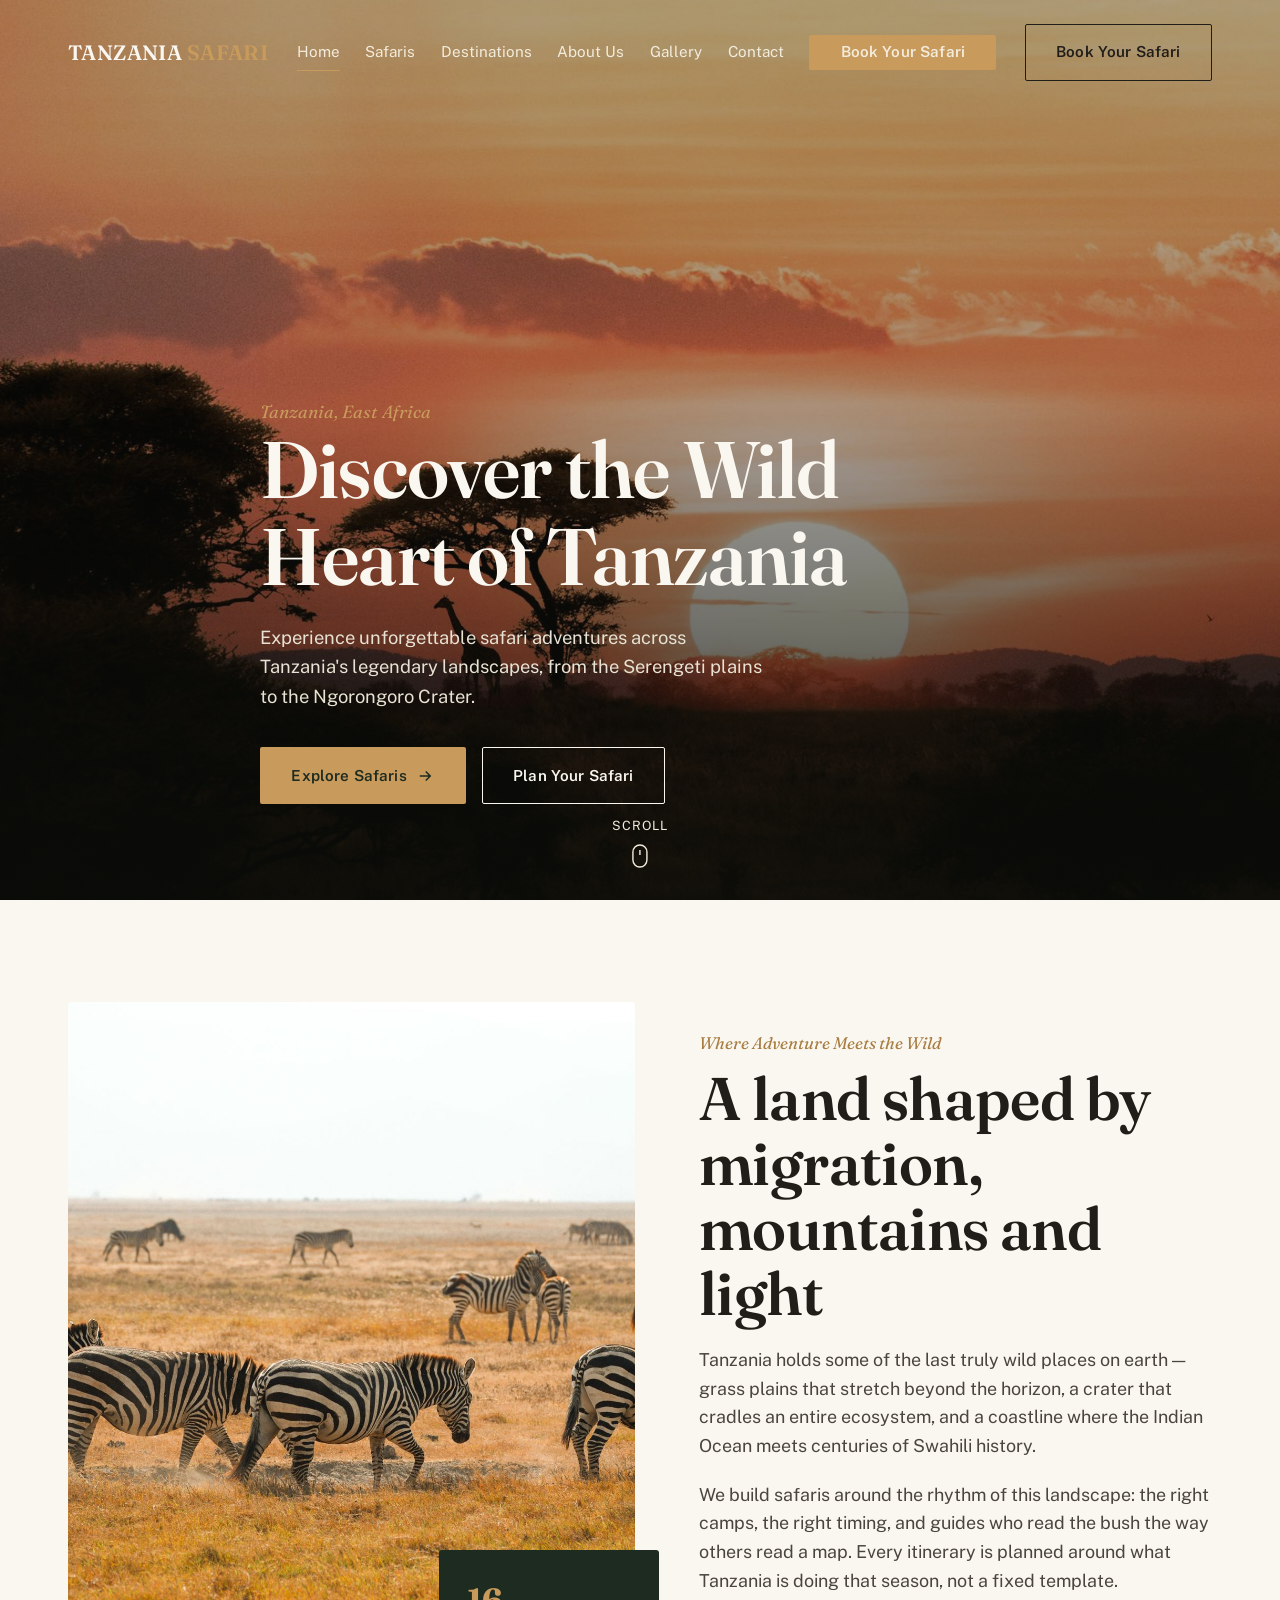
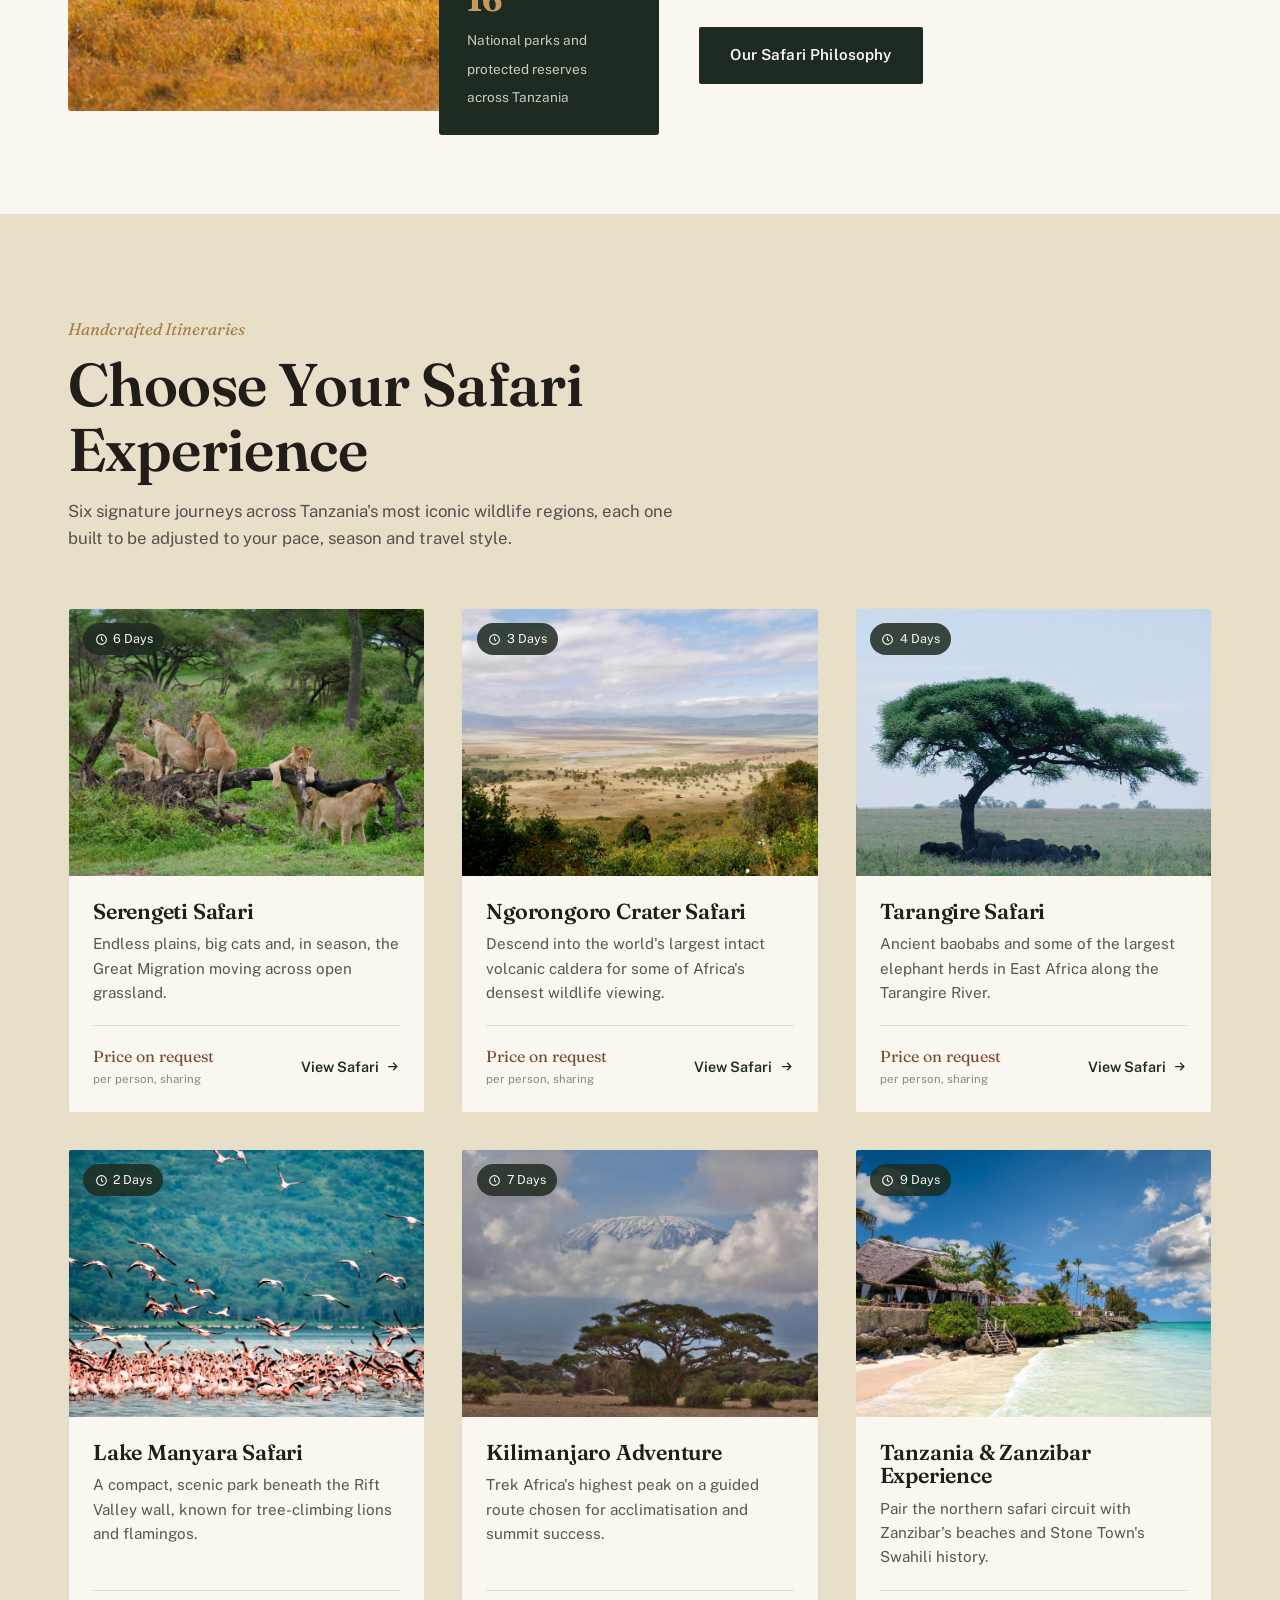
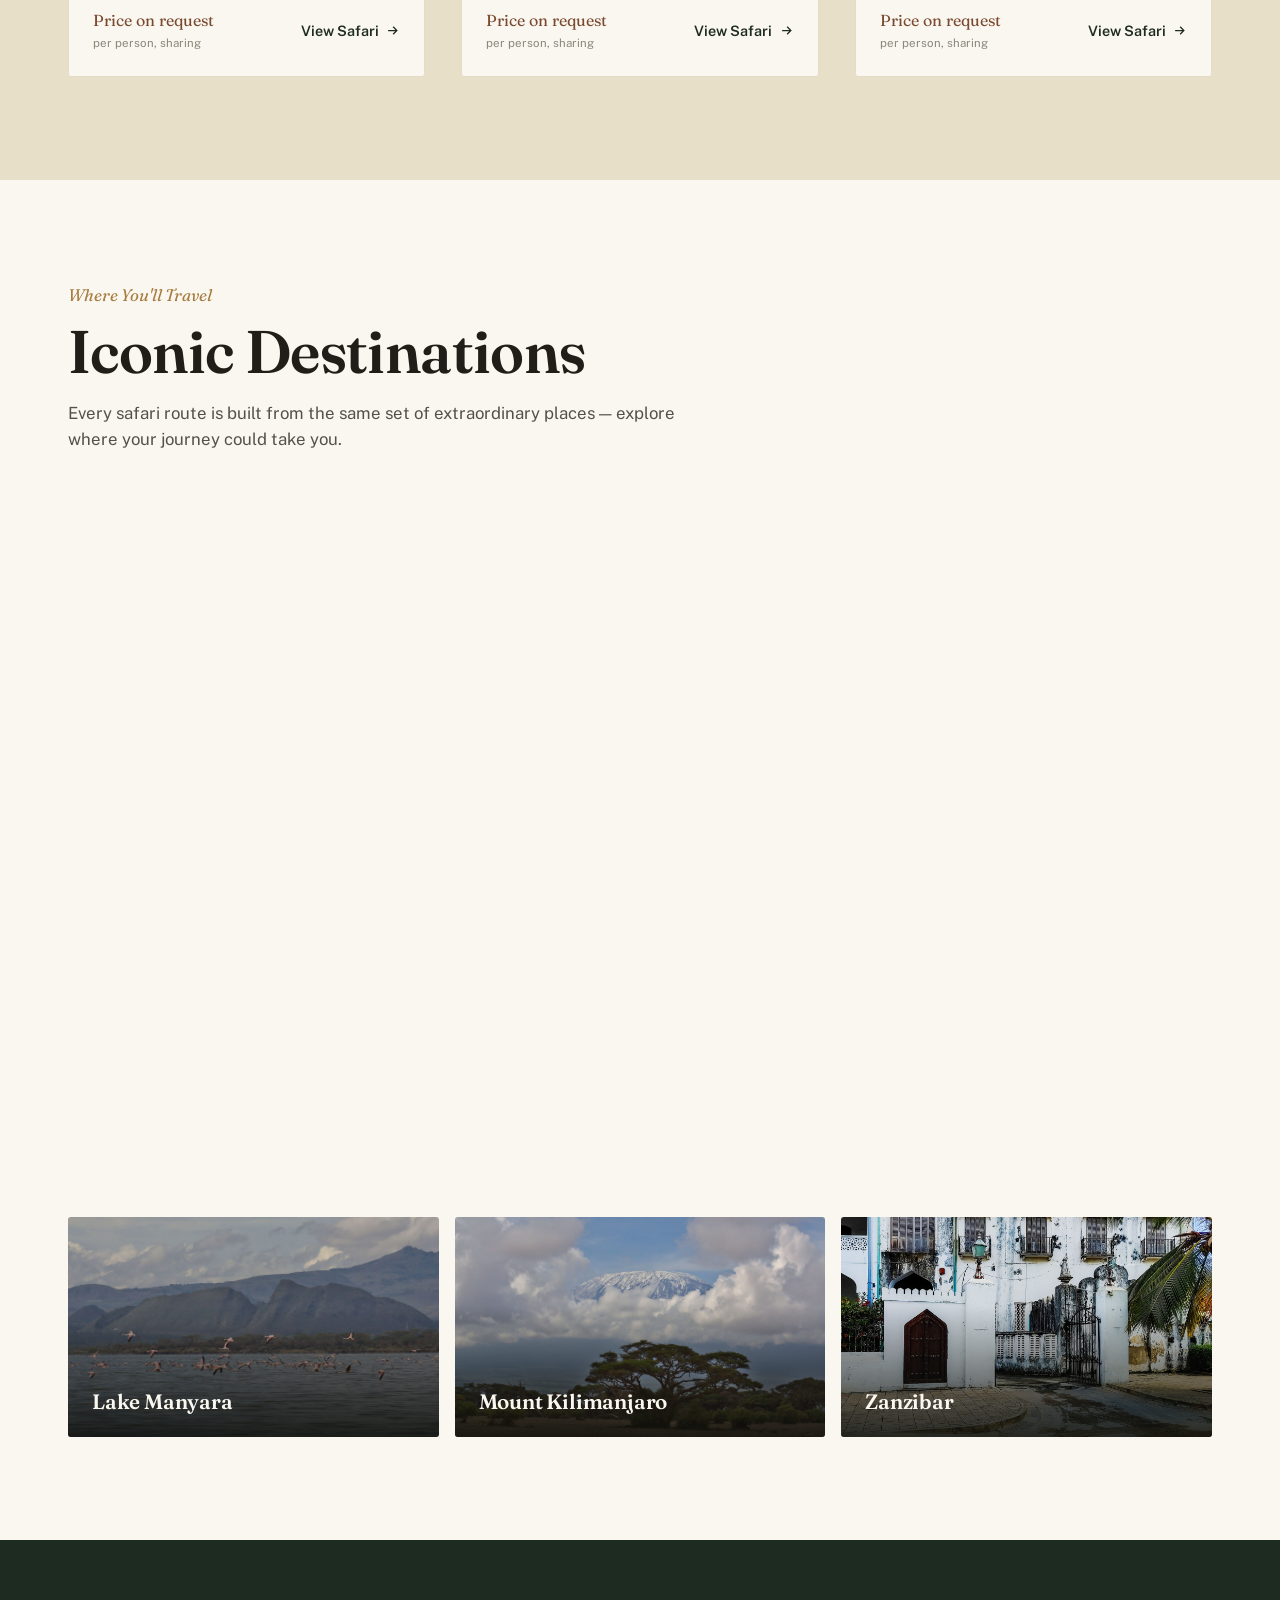
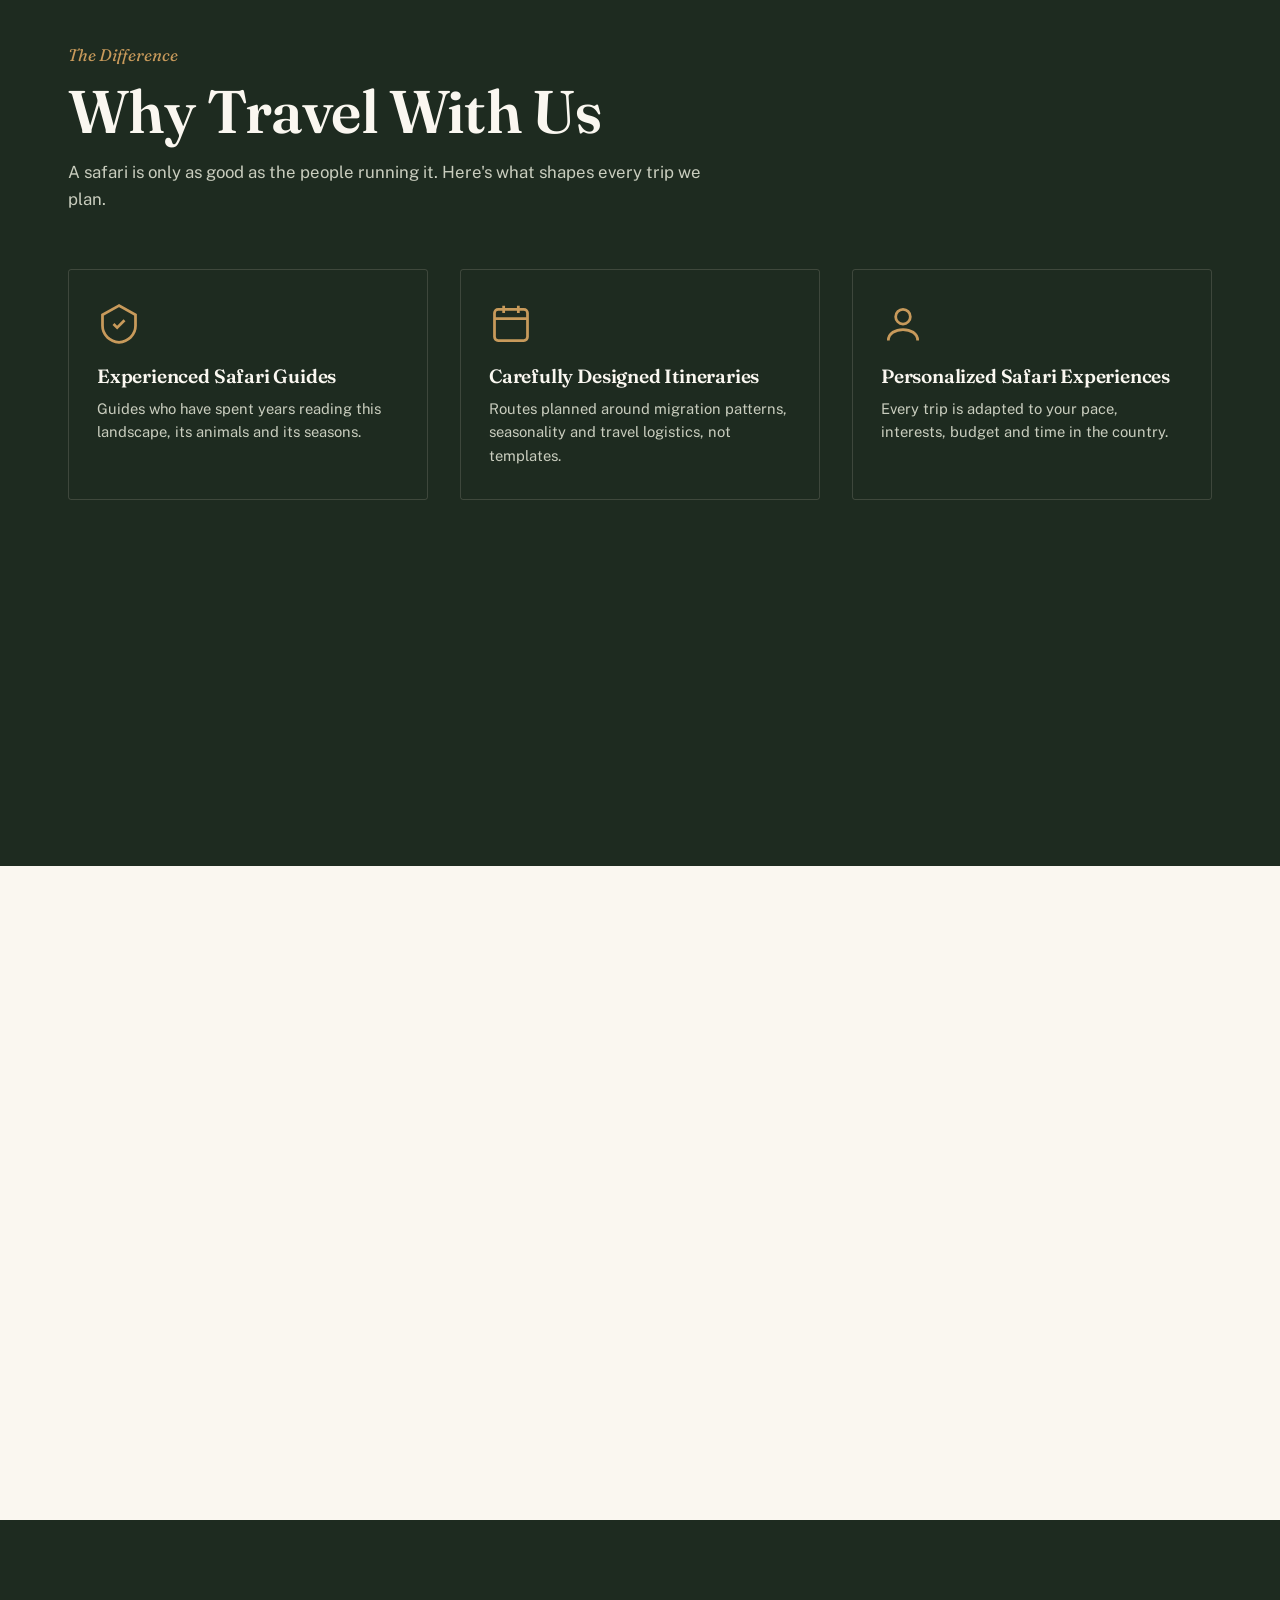
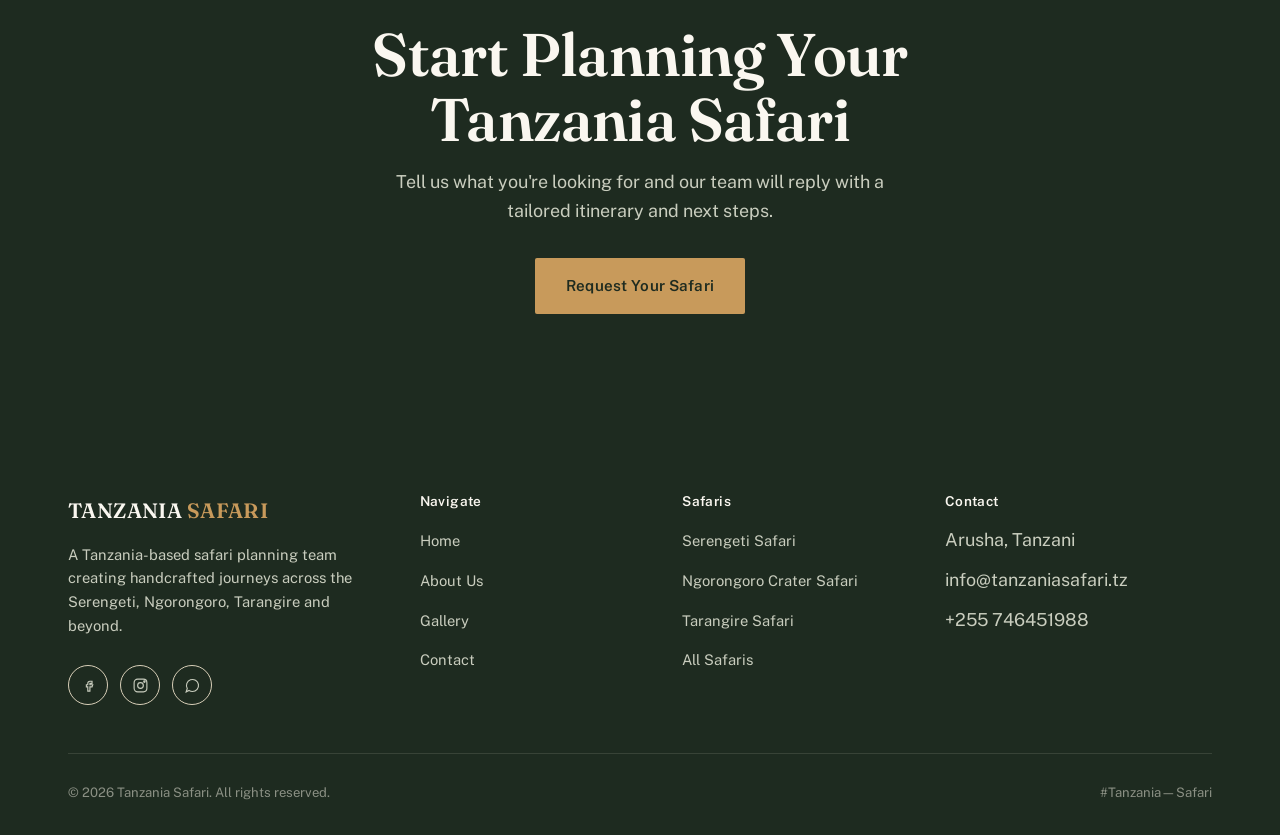
<file: index.html>
<!DOCTYPE html>
<html lang="en">
<head>
<meta charset="UTF-8" />
<meta name="viewport" content="width=device-width, initial-scale=1.0" />
<title>Tanzania Safari | Premium Safari Tours Across Tanzania</title>
<meta name="description" content="Discover Tanzania on a handcrafted safari. Explore the Serengeti, Ngorongoro Crater, Tarangire and Zanzibar with an experienced local safari team." />
<meta name="keywords" content="Tanzania Safari, Safari in Tanzania, Tanzania Safari Tours, Serengeti Safari, Ngorongoro Safari, Tanzania Wildlife Safari" />
<link rel="canonical" href="https://www.tanzaniasafari.example/" />

<meta property="og:type" content="website" />
<meta property="og:title" content="Tanzania Safari | Premium Safari Tours Across Tanzania" />
<meta property="og:description" content="Handcrafted safari journeys across the Serengeti, Ngorongoro Crater, Tarangire and Zanzibar." />
<meta property="og:image" content="images/og-cover.jpg" />
<meta property="og:url" content="https://www.tanzaniasafari.example/" />

<link rel="preconnect" href="https://fonts.googleapis.com" />
<link rel="preconnect" href="https://fonts.gstatic.com" crossorigin />
<link href="https://fonts.googleapis.com/css2?family=Fraunces:ital,wght@0,500;0,600;1,500&family=Public+Sans:wght@400;500;600;700&display=swap" rel="stylesheet" />

<link rel="stylesheet" href="css/style.css" />
<link rel="stylesheet" href="css/responsive.css" />

<script type="application/ld+json">
{
  "@context": "https://schema.org",
  "@type": "TravelAgency",
  "name": "Tanzania Safari",
  "description": "Premium safari tours across Tanzania, including the Serengeti, Ngorongoro Crater, Tarangire and Zanzibar.",
  "areaServed": "Tanzania"
}
</script>
</head>
<body>
<a class="skip-link" href="#main">Skip to content</a>

<!-- ============ HEADER ============ -->
<header class="site-header">
  <div class="container">
    <a href="index.html" class="logo">TANZANIA <span>SAFARI</span></a>

    <nav class="nav-menu" id="nav-menu" aria-label="Primary">
      <a href="index.html" aria-current="page">Home</a>
      <a href="safaris.html">Safaris</a>
      <a href="destinations.html">Destinations</a>
      <a href="about.html">About Us</a>
      <a href="gallery.html">Gallery</a>
      <a href="contact.html">Contact</a>
      <a href="booking.html" class="btn btn--primary">Book Your Safari</a>
    </nav>

    <div class="nav-actions">
      <a href="booking.html" class="btn btn--outline">Book Your Safari</a>
      <button class="nav-toggle" aria-label="Open menu" aria-expanded="false" aria-controls="nav-menu">
        <svg viewBox="0 0 24 24" fill="none" stroke="currentColor" stroke-width="1.6"><line x1="3" y1="6" x2="21" y2="6"/><line x1="3" y1="12" x2="21" y2="12"/><line x1="3" y1="18" x2="21" y2="18"/></svg>
      </button>
    </div>
  </div>
</header>
<div class="nav-scrim"></div>

<main id="main">

  <!-- ============ HERO ============ -->
  <section class="hero">
    <div class="hero__media">
      <div class="hero__slide hero__slide--active">
        <img src="images/hero-sunset-giraffe.jpg" alt="Giraffes silhouetted against a fiery Tanzanian sunset beside an acacia tree" />
      </div>
      <div class="hero__slide">
        <img src="images/hot-air-balloons.jpg" alt="Hot air balloons drifting over the Serengeti at sunrise" />
      </div>
      <div class="hero__slide">
        <img src="images/lion-pride.jpg" alt="Lion pride resting together in the Serengeti" />
      </div>
      <div class="hero__slide">
        <img src="images/elephant-flowers.jpg" alt="Elephant grazing in a wildflower meadow on the Ngorongoro Crater floor" />
      </div>
    </div>
    <div class="hero__overlay"></div>
    <div class="container">
      <div class="hero__content">
        <span class="hero__eyebrow">Tanzania, East Africa</span>
        <h1>Discover the Wild Heart of Tanzania</h1>
        <p class="hero__sub">Experience unforgettable safari adventures across Tanzania's legendary landscapes, from the Serengeti plains to the Ngorongoro Crater.</p>
        <div class="hero__ctas">
          <a href="safaris.html" class="btn btn--primary">
            Explore Safaris
            <svg viewBox="0 0 24 24" fill="none" stroke="currentColor" stroke-width="2"><path d="M5 12h14M13 6l6 6-6 6"/></svg>
          </a>
          <a href="booking.html" class="btn btn--outline">Plan Your Safari</a>
        </div>
      </div>
    </div>
    <div class="hero__scroll" aria-hidden="true">
      SCROLL
      <svg viewBox="0 0 16 24" fill="none" stroke="currentColor" stroke-width="1.4"><rect x="1" y="1" width="14" height="22" rx="7"/><line x1="8" y1="6" x2="8" y2="11"/></svg>
    </div>
  </section>

  <!-- ============ INTRODUCTION ============ -->
  <section class="section container">
    <div class="intro">
      <div class="intro__media reveal">
        <img src="images/zebra-herd.jpg" alt="Zebra herd crossing the golden plains of the Serengeti" />
        <div class="stat-badge">
          <strong>16</strong>
          <span>National parks and protected reserves across Tanzania</span>
        </div>
      </div>
      <div class="intro__text reveal">
        <span class="kicker">Where Adventure Meets the Wild</span>
        <h2>A land shaped by migration, mountains and light</h2>
        <p>Tanzania holds some of the last truly wild places on earth &mdash; grass plains that stretch beyond the horizon, a crater that cradles an entire ecosystem, and a coastline where the Indian Ocean meets centuries of Swahili history.</p>
        <p>We build safaris around the rhythm of this landscape: the right camps, the right timing, and guides who read the bush the way others read a map. Every itinerary is planned around what Tanzania is doing that season, not a fixed template.</p>
        <a href="about.html" class="btn btn--dark">Our Safari Philosophy</a>
      </div>
    </div>
  </section>

  <!-- ============ SAFARI EXPERIENCES ============ -->
  <section class="section section--dim">
    <div class="container">
      <div class="section-head reveal">
        <span class="kicker">Handcrafted Itineraries</span>
        <h2>Choose Your Safari Experience</h2>
        <p>Six signature journeys across Tanzania's most iconic wildlife regions, each one built to be adjusted to your pace, season and travel style.</p>
      </div>

      <div class="card-grid">

        <article class="safari-card reveal">
          <div class="safari-card__media">
            <img src="images/lion-pride.jpg" alt="Lion pride resting together in the Serengeti" loading="lazy" />
            <span class="safari-card__duration">
              <svg viewBox="0 0 24 24" fill="none" stroke="currentColor" stroke-width="2"><circle cx="12" cy="12" r="9"/><path d="M12 7v5l3 3"/></svg>
              6 Days
            </span>
          </div>
          <div class="safari-card__body">
            <h3>Serengeti Safari</h3>
            <p>Endless plains, big cats and, in season, the Great Migration moving across open grassland.</p>
            <div class="safari-card__footer">
              <span class="safari-card__price">Price on request<small>per person, sharing</small></span>
              <a href="safari-details.html?safari=serengeti" class="safari-card__link">View Safari
                <svg viewBox="0 0 24 24" fill="none" stroke="currentColor" stroke-width="2"><path d="M5 12h14M13 6l6 6-6 6"/></svg>
              </a>
            </div>
          </div>
        </article>

        <article class="safari-card reveal">
          <div class="safari-card__media">
            <img src="images/ngorongoro-crater.jpg" alt="View across the Ngorongoro Crater floor from the rim" loading="lazy" />
            <span class="safari-card__duration">
              <svg viewBox="0 0 24 24" fill="none" stroke="currentColor" stroke-width="2"><circle cx="12" cy="12" r="9"/><path d="M12 7v5l3 3"/></svg>
              3 Days
            </span>
          </div>
          <div class="safari-card__body">
            <h3>Ngorongoro Crater Safari</h3>
            <p>Descend into the world's largest intact volcanic caldera for some of Africa's densest wildlife viewing.</p>
            <div class="safari-card__footer">
              <span class="safari-card__price">Price on request<small>per person, sharing</small></span>
              <a href="safari-details.html?safari=ngorongoro" class="safari-card__link">View Safari
                <svg viewBox="0 0 24 24" fill="none" stroke="currentColor" stroke-width="2"><path d="M5 12h14M13 6l6 6-6 6"/></svg>
              </a>
            </div>
          </div>
        </article>

        <article class="safari-card reveal">
          <div class="safari-card__media">
            <img src="images/buffalo-under-tree.jpg" alt="Buffalo resting in the shade of an acacia tree, Tarangire" loading="lazy" />
            <span class="safari-card__duration">
              <svg viewBox="0 0 24 24" fill="none" stroke="currentColor" stroke-width="2"><circle cx="12" cy="12" r="9"/><path d="M12 7v5l3 3"/></svg>
              4 Days
            </span>
          </div>
          <div class="safari-card__body">
            <h3>Tarangire Safari</h3>
            <p>Ancient baobabs and some of the largest elephant herds in East Africa along the Tarangire River.</p>
            <div class="safari-card__footer">
              <span class="safari-card__price">Price on request<small>per person, sharing</small></span>
              <a href="safari-details.html?safari=tarangire" class="safari-card__link">View Safari
                <svg viewBox="0 0 24 24" fill="none" stroke="currentColor" stroke-width="2"><path d="M5 12h14M13 6l6 6-6 6"/></svg>
              </a>
            </div>
          </div>
        </article>

        <article class="safari-card reveal">
          <div class="safari-card__media">
            <img src="images/manyara-flamingos.jpg" alt="Flamingos taking flight over Lake Manyara" loading="lazy" />
            <span class="safari-card__duration">
              <svg viewBox="0 0 24 24" fill="none" stroke="currentColor" stroke-width="2"><circle cx="12" cy="12" r="9"/><path d="M12 7v5l3 3"/></svg>
              2 Days
            </span>
          </div>
          <div class="safari-card__body">
            <h3>Lake Manyara Safari</h3>
            <p>A compact, scenic park beneath the Rift Valley wall, known for tree-climbing lions and flamingos.</p>
            <div class="safari-card__footer">
              <span class="safari-card__price">Price on request<small>per person, sharing</small></span>
              <a href="safari-details.html?safari=manyara" class="safari-card__link">View Safari
                <svg viewBox="0 0 24 24" fill="none" stroke="currentColor" stroke-width="2"><path d="M5 12h14M13 6l6 6-6 6"/></svg>
              </a>
            </div>
          </div>
        </article>

        <article class="safari-card reveal">
          <div class="safari-card__media">
            <img src="images/mtkilimanjaro.jpg" alt="Elephant walking beneath the snow-capped peak of Mount Kilimanjaro" loading="lazy" />
            <span class="safari-card__duration">
              <svg viewBox="0 0 24 24" fill="none" stroke="currentColor" stroke-width="2"><circle cx="12" cy="12" r="9"/><path d="M12 7v5l3 3"/></svg>
              7 Days
            </span>
          </div>
          <div class="safari-card__body">
            <h3>Kilimanjaro Adventure</h3>
            <p>Trek Africa's highest peak on a guided route chosen for acclimatisation and summit success.</p>
            <div class="safari-card__footer">
              <span class="safari-card__price">Price on request<small>per person, sharing</small></span>
              <a href="safari-details.html?safari=kilimanjaro" class="safari-card__link">View Safari
                <svg viewBox="0 0 24 24" fill="none" stroke="currentColor" stroke-width="2"><path d="M5 12h14M13 6l6 6-6 6"/></svg>
              </a>
            </div>
          </div>
        </article>

        <article class="safari-card reveal">
          <div class="safari-card__media">
            <img src="images/zanzibar-beach-lodge.jpg" alt="Thatched beach lodge on the turquoise Zanzibar coastline" loading="lazy" />
            <span class="safari-card__duration">
              <svg viewBox="0 0 24 24" fill="none" stroke="currentColor" stroke-width="2"><circle cx="12" cy="12" r="9"/><path d="M12 7v5l3 3"/></svg>
              9 Days
            </span>
          </div>
          <div class="safari-card__body">
            <h3>Tanzania &amp; Zanzibar Experience</h3>
            <p>Pair the northern safari circuit with Zanzibar's beaches and Stone Town's Swahili history.</p>
            <div class="safari-card__footer">
              <span class="safari-card__price">Price on request<small>per person, sharing</small></span>
              <a href="safari-details.html?safari=zanzibar" class="safari-card__link">View Safari
                <svg viewBox="0 0 24 24" fill="none" stroke="currentColor" stroke-width="2"><path d="M5 12h14M13 6l6 6-6 6"/></svg>
              </a>
            </div>
          </div>
        </article>

      </div>
    </div>
  </section>

  <!-- ============ DESTINATIONS ============ -->
  <section class="section container">
    <div class="section-head reveal">
      <span class="kicker">Where You'll Travel</span>
      <h2>Iconic Destinations</h2>
      <p>Every safari route is built from the same set of extraordinary places &mdash; explore where your journey could take you.</p>
    </div>

    <div class="dest-grid">
      <a href="destinations.html#serengeti" class="dest-tile dest-tile--lg reveal">
        <img src="images/hot-air-balloons.jpg" alt="Hot air balloons drifting over the Serengeti at sunrise" loading="lazy" />
        <div class="dest-tile__overlay">
          <h3>Serengeti National Park</h3>
          <p>Home to the Great Migration and Africa's classic big-cat country.</p>
          <span class="dest-tile__link">Explore <svg width="14" height="14" viewBox="0 0 24 24" fill="none" stroke="currentColor" stroke-width="2"><path d="M5 12h14M13 6l6 6-6 6"/></svg></span>
        </div>
      </a>
      <a href="destinations.html#ngorongoro" class="dest-tile reveal">
        <img src="images/elephant-flowers.jpg" alt="Elephant grazing in a wildflower meadow on the Ngorongoro Crater floor" loading="lazy" />
        <div class="dest-tile__overlay">
          <h3>Ngorongoro Conservation Area</h3>
          <span class="dest-tile__link">Explore <svg width="14" height="14" viewBox="0 0 24 24" fill="none" stroke="currentColor" stroke-width="2"><path d="M5 12h14M13 6l6 6-6 6"/></svg></span>
        </div>
      </a>
      <a href="destinations.html#tarangire" class="dest-tile reveal">
        <img src="images/buffalo-under-tree.jpg" alt="Buffalo resting beneath an acacia tree, Tarangire" loading="lazy" />
        <div class="dest-tile__overlay">
          <h3>Tarangire National Park</h3>
          <span class="dest-tile__link">Explore <svg width="14" height="14" viewBox="0 0 24 24" fill="none" stroke="currentColor" stroke-width="2"><path d="M5 12h14M13 6l6 6-6 6"/></svg></span>
        </div>
      </a>
      <a href="destinations.html#manyara" class="dest-tile dest-tile--sm reveal">
        <img src="images/manyara-flamingos-wide.jpg" alt="Flamingos over Lake Manyara with the Rift Valley escarpment behind" loading="lazy" />
        <div class="dest-tile__overlay">
          <h3>Lake Manyara</h3>
        </div>
      </a>
      <a href="destinations.html#kilimanjaro" class="dest-tile dest-tile--sm reveal">
        <img src="images/mtkilimanjaro.jpg" alt="Mount Kilimanjaro rising above the plains" loading="lazy" />
        <div class="dest-tile__overlay">
          <h3>Mount Kilimanjaro</h3>
        </div>
      </a>
      <a href="destinations.html#zanzibar" class="dest-tile dest-tile--sm reveal">
        <img src="images/stone-town-zanzibar.jpg" alt="Historic Stone Town architecture, Zanzibar" loading="lazy" />
        <div class="dest-tile__overlay">
          <h3>Zanzibar</h3>
        </div>
      </a>
    </div>
  </section>

  <!-- ============ WHY CHOOSE US ============ -->
  <section class="section section--forest">
    <div class="container">
      <div class="section-head reveal">
        <span class="kicker">The Difference</span>
        <h2>Why Travel With Us</h2>
        <p>A safari is only as good as the people running it. Here's what shapes every trip we plan.</p>
      </div>

      <div class="benefit-grid">
        <div class="benefit reveal">
          <div class="benefit__icon"><svg viewBox="0 0 24 24" fill="none" stroke="currentColor" stroke-width="1.5"><path d="M12 2L3 7v6c0 5 4 8.5 9 9 5-.5 9-4 9-9V7l-9-5z"/><path d="M9 12l2 2 4-4"/></svg></div>
          <h3>Experienced Safari Guides</h3>
          <p>Guides who have spent years reading this landscape, its animals and its seasons.</p>
        </div>
        <div class="benefit reveal">
          <div class="benefit__icon"><svg viewBox="0 0 24 24" fill="none" stroke="currentColor" stroke-width="1.5"><rect x="3" y="4" width="18" height="17" rx="2"/><path d="M3 9h18M8 2v4M16 2v4"/></svg></div>
          <h3>Carefully Designed Itineraries</h3>
          <p>Routes planned around migration patterns, seasonality and travel logistics, not templates.</p>
        </div>
        <div class="benefit reveal">
          <div class="benefit__icon"><svg viewBox="0 0 24 24" fill="none" stroke="currentColor" stroke-width="1.5"><circle cx="12" cy="8" r="4"/><path d="M4 21c0-4 4-6 8-6s8 2 8 6"/></svg></div>
          <h3>Personalized Safari Experiences</h3>
          <p>Every trip is adapted to your pace, interests, budget and time in the country.</p>
        </div>
        <div class="benefit reveal">
          <div class="benefit__icon"><svg viewBox="0 0 24 24" fill="none" stroke="currentColor" stroke-width="1.5"><path d="M3 13l3-8h12l3 8"/><rect x="3" y="13" width="18" height="6" rx="1.5"/><circle cx="7.5" cy="19" r="1.3"/><circle cx="16.5" cy="19" r="1.3"/></svg></div>
          <h3>Comfortable Safari Travel</h3>
          <p>Well-maintained vehicles, sensible drive times and camps chosen for comfort as much as location.</p>
        </div>
        <div class="benefit reveal">
          <div class="benefit__icon"><svg viewBox="0 0 24 24" fill="none" stroke="currentColor" stroke-width="1.5"><path d="M12 21c4-4 7-7.5 7-11a7 7 0 10-14 0c0 3.5 3 7 7 11z"/><circle cx="12" cy="10" r="2.5"/></svg></div>
          <h3>Local Knowledge</h3>
          <p>A Tanzania-based team with direct, current knowledge of parks, conservancies and conditions.</p>
        </div>
        <div class="benefit reveal">
          <div class="benefit__icon"><svg viewBox="0 0 24 24" fill="none" stroke="currentColor" stroke-width="1.5"><path d="M22 16.9v2a2 2 0 01-2.2 2 19.8 19.8 0 01-8.6-3 19.5 19.5 0 01-6-6 19.8 19.8 0 01-3-8.7A2 2 0 014.1 1h2a2 2 0 012 1.7c.1.9.3 1.8.6 2.7a2 2 0 01-.4 2.1L7.1 8.6a16 16 0 006 6l1.1-1.2a2 2 0 012.1-.4c.9.3 1.8.5 2.7.6a2 2 0 011.9 2.3z"/></svg></div>
          <h3>Dedicated Customer Support</h3>
          <p>A direct line to your planning team before, during and after your trip.</p>
        </div>
      </div>
    </div>
  </section>

  <!-- ============ EXPERIENCE ============ -->
  <section class="section container">
    <div class="section-head reveal">
      <span class="kicker">More Than a Game Drive</span>
      <h2>What You'll Experience</h2>
    </div>
    <div class="exp-grid">
      <div class="exp-panel reveal">
        <img src="images/cheetah.jpg" alt="Cheetah standing alert in dry grassland" loading="lazy" />
        <span class="exp-panel__label">Wildlife</span>
      </div>
      <div class="exp-panel reveal">
        <img src="images/zebra-herd.jpg" alt="Zebra herd crossing the golden Serengeti plains" loading="lazy" />
        <span class="exp-panel__label">Landscape</span>
      </div>
      <div class="exp-panel reveal">
        <img src="images/maasai-procession.jpg" alt="Maasai community members in traditional dress" loading="lazy" />
        <span class="exp-panel__label">Culture</span>
      </div>
      <div class="exp-panel reveal">
        <img src="images/hot-air-balloons.jpg" alt="Hot air balloons over the Serengeti at sunrise" loading="lazy" />
        <span class="exp-panel__label">Adventure</span>
      </div>
      <div class="exp-panel reveal">
        <img src="images/cobra.jpg" alt="Close-up of a cobra on rock, a favourite subject for wildlife photographers" loading="lazy" />
        <span class="exp-panel__label">Photography</span>
      </div>
    </div>
  </section>

  <!-- ============ BOOKING CTA BANNER ============ -->
  <section class="section section--forest">
    <div class="container" style="text-align:center; max-width:640px;">
      <h2 class="reveal">Start Planning Your Tanzania Safari</h2>
      <p class="reveal" style="color:#C9CDBE; margin-top:1rem;">Tell us what you're looking for and our team will reply with a tailored itinerary and next steps.</p>
      <div class="reveal" style="margin-top:2rem;">
        <a href="booking.html" class="btn btn--primary">Request Your Safari</a>
      </div>
    </div>
  </section>

</main>

<!-- ============ FOOTER ============ -->
<footer class="site-footer">
  <div class="container">
    <div class="footer-grid">
      <div class="footer-brand">
        <a href="index.html" class="logo">TANZANIA <span>SAFARI</span></a>
        <p>A Tanzania-based safari planning team creating handcrafted journeys across the Serengeti, Ngorongoro, Tarangire and beyond.</p>
        <div class="social-row">
          <a href="http://tiktok.com/@tanzaniasafari" aria-label="Facebook"><svg viewBox="0 0 24 24" fill="none" stroke="currentColor" stroke-width="1.6"><path d="M14 9h3V6h-3c-2 0-3 1-3 3v2H9v3h2v6h3v-6h3l1-3h-4V9z"/></svg></a>
          <a href="http://instagram.com/@tanzaniasafari" aria-label="Instagram"><svg viewBox="0 0 24 24" fill="none" stroke="currentColor" stroke-width="1.6"><rect x="3" y="3" width="18" height="18" rx="5"/><circle cx="12" cy="12" r="4"/><circle cx="17.5" cy="6.5" r="1"/></svg></a>
          <a href="http://Wa.me/+255746451988" aria-label="WhatsApp"><svg viewBox="0 0 24 24" fill="none" stroke="currentColor" stroke-width="1.6"><path d="M3 21l1.6-4.8A8.5 8.5 0 1112 20.5a8.4 8.4 0 01-4.9-1.6L3 21z"/></svg></a>
        </div>
      </div>
      <div class="footer-col">
        <h4>Navigate</h4>
        <ul>
          <li><a href="index.html">Home</a></li>
          <li><a href="about.html">About Us</a></li>
          <li><a href="gallery.html">Gallery</a></li>
          <li><a href="contact.html">Contact</a></li>
        </ul>
      </div>
      <div class="footer-col">
        <h4>Safaris</h4>
        <ul>
          <li><a href="safari-details.html?safari=serengeti">Serengeti Safari</a></li>
          <li><a href="safari-details.html?safari=ngorongoro">Ngorongoro Crater Safari</a></li>
          <li><a href="safari-details.html?safari=tarangire">Tarangire Safari</a></li>
          <li><a href="safaris.html">All Safaris</a></li>
        </ul>
      </div>
      <div class="footer-col">
        <h4>Contact</h4>
        <ul>
          <li>Arusha, Tanzani</li>
          <li>info@tanzaniasafari.tz</li>
          <li>+255 746451988</li>
        </ul>
      </div>
    </div>
    <div class="footer-bottom">
      <span>&copy; 2026 Tanzania Safari. All rights reserved.</span>
      <span>#Tanzania&mdash;Safari</span>
    </div>
  </div>
</footer>

<script src="js/main.js" defer></script>
<script src="js/hero.js" defer></script>
</body>
</html>
</file>
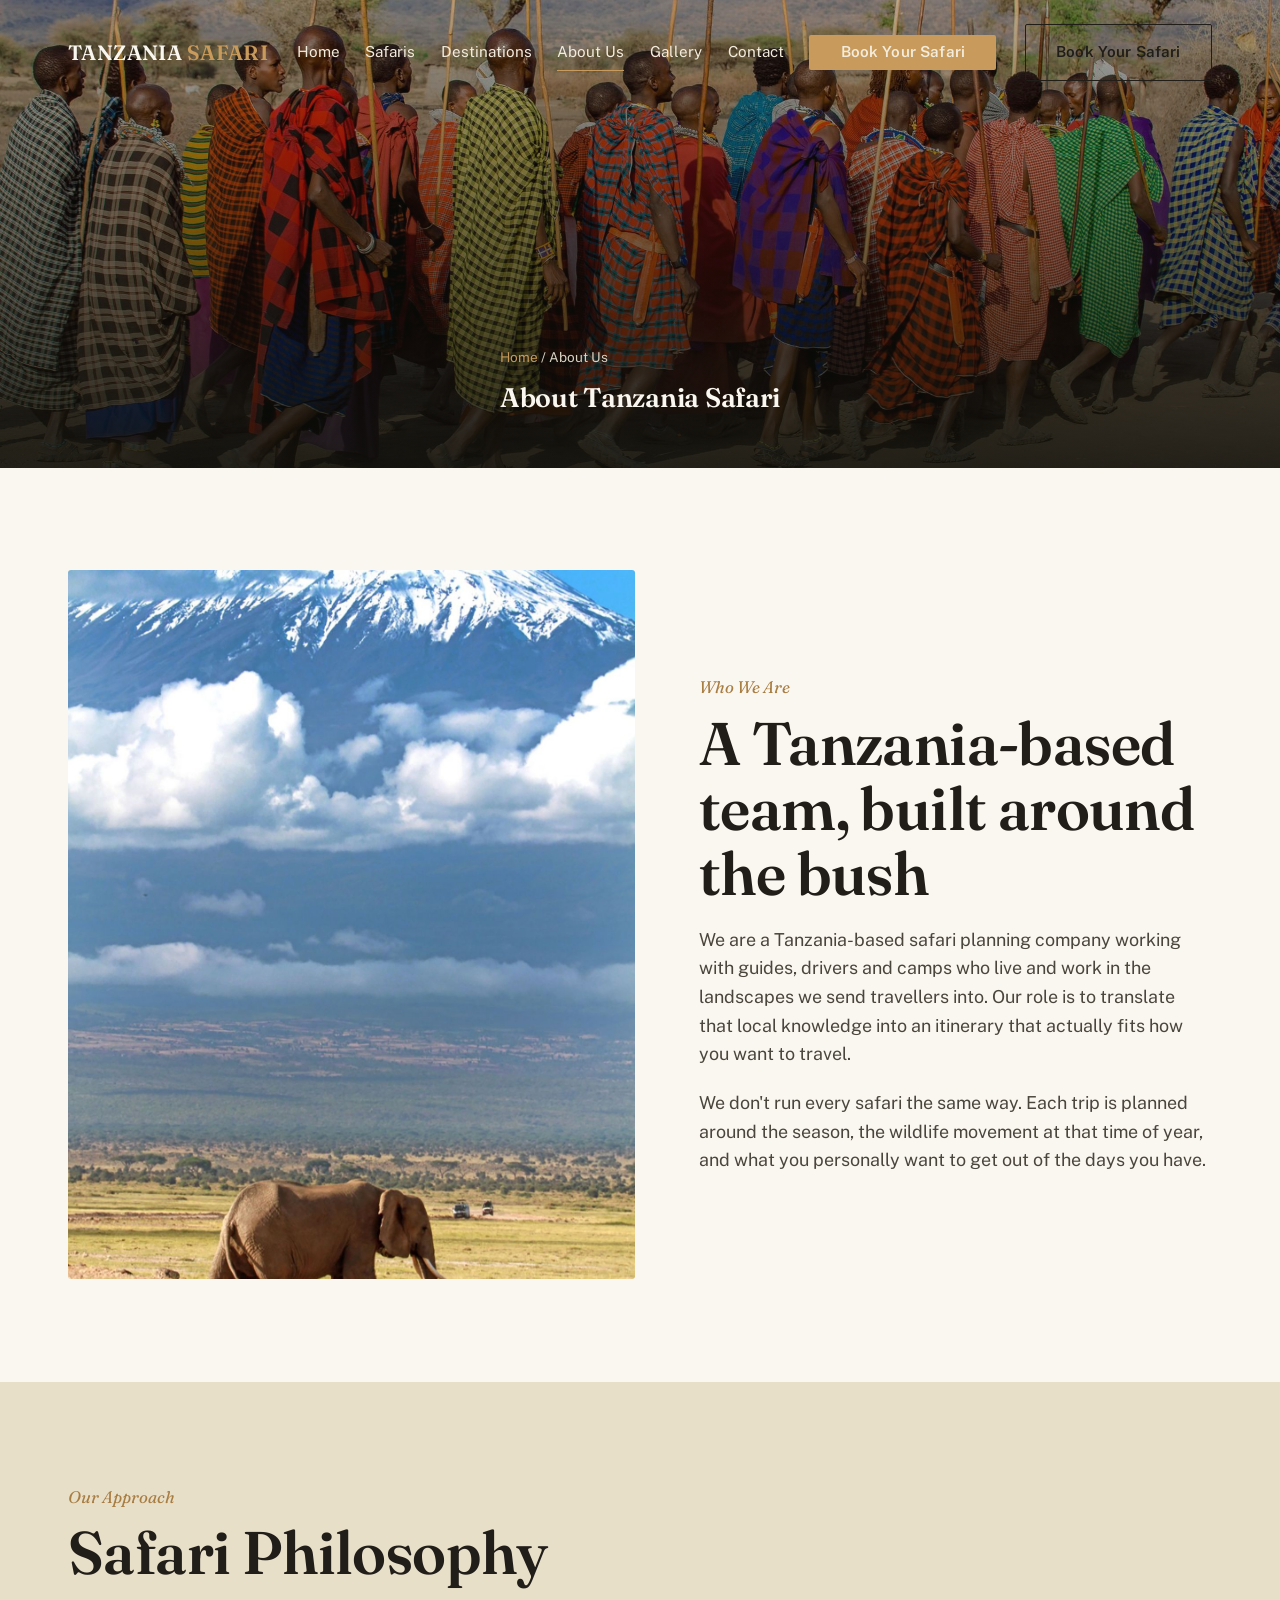
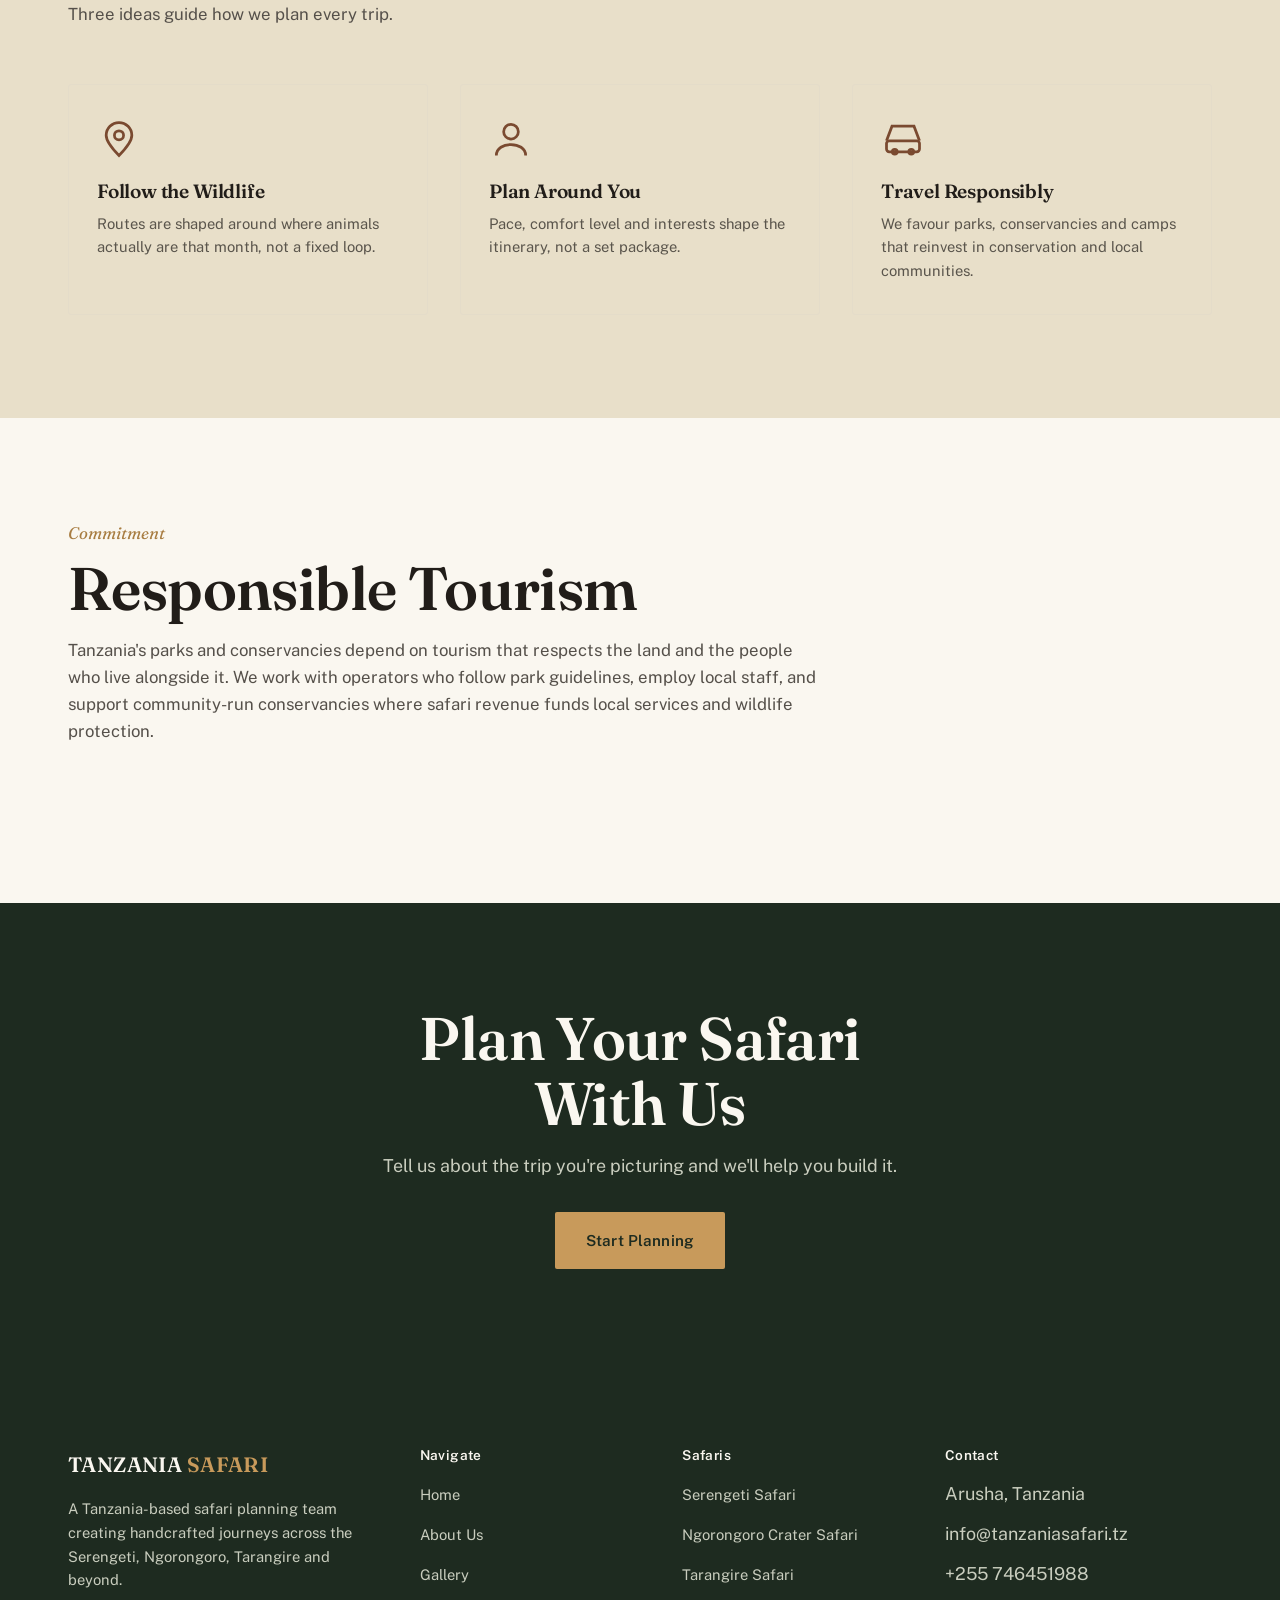
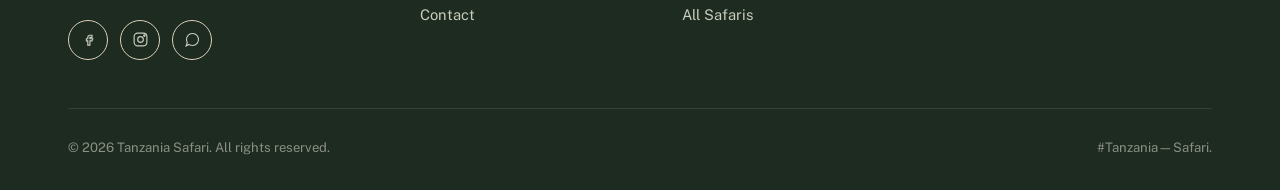
<file: about.html>
<!DOCTYPE html>
<html lang="en">
<head>
<meta charset="UTF-8" />
<meta name="viewport" content="width=device-width, initial-scale=1.0" />
<title>About Us | Tanzania Safari</title>
<meta name="description" content="Learn about our Tanzania-based safari team, our approach to itinerary design, and our commitment to responsible tourism." />
<link rel="preconnect" href="https://fonts.googleapis.com" />
<link rel="preconnect" href="https://fonts.gstatic.com" crossorigin />
<link href="https://fonts.googleapis.com/css2?family=Fraunces:ital,wght@0,500;0,600;1,500&family=Public+Sans:wght@400;500;600;700&display=swap" rel="stylesheet" />
<link rel="stylesheet" href="css/style.css" />
<link rel="stylesheet" href="css/responsive.css" />
</head>
<body>
<a class="skip-link" href="#main">Skip to content</a>

<header class="site-header">
  <div class="container">
    <a href="index.html" class="logo">TANZANIA <span>SAFARI</span></a>
    <nav class="nav-menu" id="nav-menu" aria-label="Primary">
      <a href="index.html">Home</a>
      <a href="safaris.html">Safaris</a>
      <a href="destinations.html">Destinations</a>
      <a href="about.html" aria-current="page">About Us</a>
      <a href="gallery.html">Gallery</a>
      <a href="contact.html">Contact</a>
      <a href="booking.html" class="btn btn--primary">Book Your Safari</a>
    </nav>
    <div class="nav-actions">
      <a href="booking.html" class="btn btn--outline">Book Your Safari</a>
      <button class="nav-toggle" aria-label="Open menu" aria-expanded="false" aria-controls="nav-menu">
        <svg viewBox="0 0 24 24" fill="none" stroke="currentColor" stroke-width="1.6"><line x1="3" y1="6" x2="21" y2="6"/><line x1="3" y1="12" x2="21" y2="12"/><line x1="3" y1="18" x2="21" y2="18"/></svg>
      </button>
    </div>
  </div>
</header>
<div class="nav-scrim"></div>

<main id="main">
  <section class="page-hero">
    <div class="page-hero__media"><img src="images/maasai-procession.jpg" alt="Maasai community members walking together" /></div>
    <div class="page-hero__overlay"></div>
    <div class="container page-hero__content">
      <div class="breadcrumb"><a href="index.html">Home</a> / About Us</div>
      <h1 style="color:#FAF7F0;">About Tanzania Safari</h1>
    </div>
  </section>

  <section class="section container">
    <div class="intro">
      <div class="intro__media reveal">
        <img src="images/kilimanjaro-elephant.jpg" alt="Elephant beneath Mount Kilimanjaro" />
      </div>
      <div class="intro__text reveal">
        <span class="kicker">Who We Are</span>
        <h2>A Tanzania-based team, built around the bush</h2>
        <p>We are a Tanzania-based safari planning company working with guides, drivers and camps who live and work in the landscapes we send travellers into. Our role is to translate that local knowledge into an itinerary that actually fits how you want to travel.</p>
        <p>We don't run every safari the same way. Each trip is planned around the season, the wildlife movement at that time of year, and what you personally want to get out of the days you have.</p>
      </div>
    </div>
  </section>

  <section class="section section--dim">
    <div class="container">
      <div class="section-head reveal">
        <span class="kicker">Our Approach</span>
        <h2>Safari Philosophy</h2>
        <p>Three ideas guide how we plan every trip.</p>
      </div>
      <div class="benefit-grid" style="--placeholder:0;">
        <div class="benefit reveal" style="border-color:#E4DCC9;">
          <div class="benefit__icon" style="color:var(--color-clay);"><svg viewBox="0 0 24 24" fill="none" stroke="currentColor" stroke-width="1.5"><path d="M12 21c4-4 7-7.5 7-11a7 7 0 10-14 0c0 3.5 3 7 7 11z"/><circle cx="12" cy="10" r="2.5"/></svg></div>
          <h3 style="color:var(--color-charcoal);">Follow the Wildlife</h3>
          <p style="color:#5A554C;">Routes are shaped around where animals actually are that month, not a fixed loop.</p>
        </div>
        <div class="benefit reveal" style="border-color:#E4DCC9;">
          <div class="benefit__icon" style="color:var(--color-clay);"><svg viewBox="0 0 24 24" fill="none" stroke="currentColor" stroke-width="1.5"><circle cx="12" cy="8" r="4"/><path d="M4 21c0-4 4-6 8-6s8 2 8 6"/></svg></div>
          <h3 style="color:var(--color-charcoal);">Plan Around You</h3>
          <p style="color:#5A554C;">Pace, comfort level and interests shape the itinerary, not a set package.</p>
        </div>
        <div class="benefit reveal" style="border-color:#E4DCC9;">
          <div class="benefit__icon" style="color:var(--color-clay);"><svg viewBox="0 0 24 24" fill="none" stroke="currentColor" stroke-width="1.5"><path d="M3 13l3-8h12l3 8"/><rect x="3" y="13" width="18" height="6" rx="1.5"/><circle cx="7.5" cy="19" r="1.3"/><circle cx="16.5" cy="19" r="1.3"/></svg></div>
          <h3 style="color:var(--color-charcoal);">Travel Responsibly</h3>
          <p style="color:#5A554C;">We favour parks, conservancies and camps that reinvest in conservation and local communities.</p>
        </div>
      </div>
    </div>
  </section>

  <section class="section container">
    <div class="section-head reveal" style="max-width:760px;">
      <span class="kicker">Commitment</span>
      <h2>Responsible Tourism</h2>
      <p>Tanzania's parks and conservancies depend on tourism that respects the land and the people who live alongside it. We work with operators who follow park guidelines, employ local staff, and support community-run conservancies where safari revenue funds local services and wildlife protection.</p>
    </div>
  </section>

  <section class="section section--forest">
    <div class="container" style="text-align:center; max-width:640px;">
      <h2>Plan Your Safari With Us</h2>
      <p style="color:#C9CDBE; margin-top:1rem;">Tell us about the trip you're picturing and we'll help you build it.</p>
      <div style="margin-top:2rem;"><a href="booking.html" class="btn btn--primary">Start Planning</a></div>
    </div>
  </section>
</main>

<footer class="site-footer">
  <div class="container">
    <div class="footer-grid">
      <div class="footer-brand">
        <a href="index.html" class="logo">TANZANIA <span>SAFARI</span></a>
        <p>A Tanzania-based safari planning team creating handcrafted journeys across the Serengeti, Ngorongoro, Tarangire and beyond.</p>
        <div class="social-row">
          <a href="http://tiktok.com/@tanzaniasafari" aria-label="Facebook"><svg viewBox="0 0 24 24" fill="none" stroke="currentColor" stroke-width="1.6"><path d="M14 9h3V6h-3c-2 0-3 1-3 3v2H9v3h2v6h3v-6h3l1-3h-4V9z"/></svg></a>
          <a href="http://istangram.com/@tanzaniasafari" aria-label="Instagram"><svg viewBox="0 0 24 24" fill="none" stroke="currentColor" stroke-width="1.6"><rect x="3" y="3" width="18" height="18" rx="5"/><circle cx="12" cy="12" r="4"/><circle cx="17.5" cy="6.5" r="1"/></svg></a>
          <a href="http://wa.me/+255746451988" aria-label="WhatsApp"><svg viewBox="0 0 24 24" fill="none" stroke="currentColor" stroke-width="1.6"><path d="M3 21l1.6-4.8A8.5 8.5 0 1112 20.5a8.4 8.4 0 01-4.9-1.6L3 21z"/></svg></a>
        </div>
      </div>
      <div class="footer-col">
        <h4>Navigate</h4>
        <ul><li><a href="index.html">Home</a></li><li><a href="about.html">About Us</a></li><li><a href="gallery.html">Gallery</a></li><li><a href="contact.html">Contact</a></li></ul>
      </div>
      <div class="footer-col">
        <h4>Safaris</h4>
        <ul><li><a href="safari-details.html?safari=serengeti">Serengeti Safari</a></li><li><a href="safari-details.html?safari=ngorongoro">Ngorongoro Crater Safari</a></li><li><a href="safari-details.html?safari=tarangire">Tarangire Safari</a></li><li><a href="safaris.html">All Safaris</a></li></ul>
      </div>
      <div class="footer-col">
        <h4>Contact</h4>
        <ul><li>Arusha, Tanzania </li><li>info@tanzaniasafari.tz</li><li>+255 746451988</li></ul>
      </div>
    </div>
    <div class="footer-bottom">
      <span>&copy; 2026 Tanzania Safari. All rights reserved.</span>
      <span>#Tanzania&mdash;Safari.</span>
    </div>
  </div>
</footer>

<script src="js/main.js" defer></script>
</body>
</html>
</file>
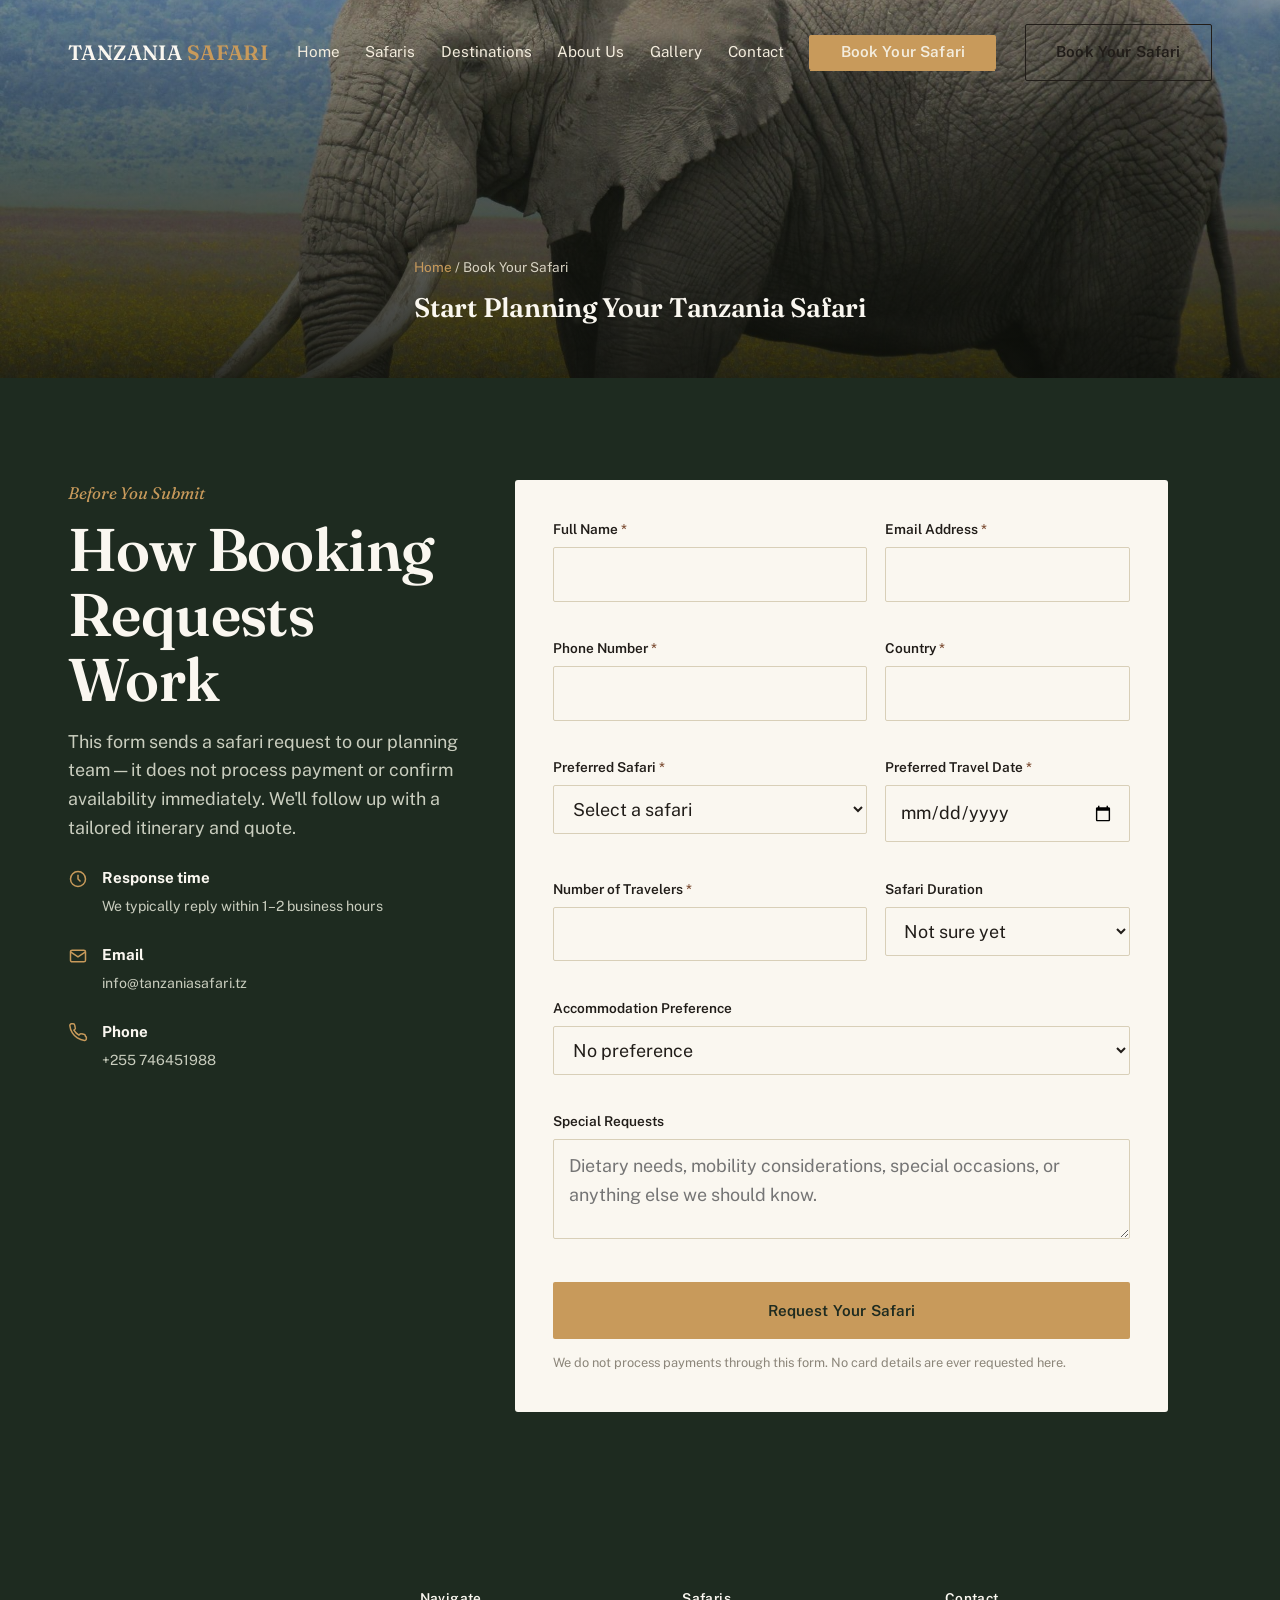
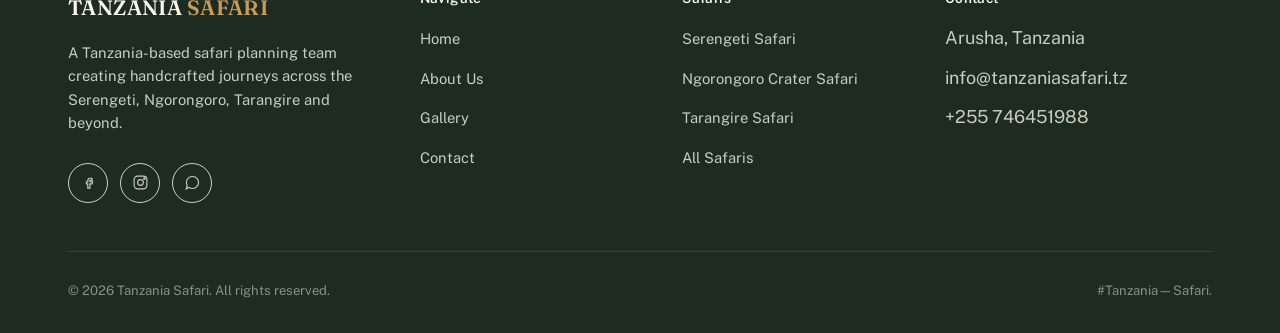
<file: booking.html>
<!DOCTYPE html>
<html lang="en">
<head>
<meta charset="UTF-8" />
<meta name="viewport" content="width=device-width, initial-scale=1.0" />
<title>Book Your Safari | Tanzania Safari</title>
<meta name="description" content="Request your Tanzania safari — tell us your preferred dates, safari and group size and our team will reply with a tailored itinerary." />
<link rel="preconnect" href="https://fonts.googleapis.com" />
<link rel="preconnect" href="https://fonts.gstatic.com" crossorigin />
<link href="https://fonts.googleapis.com/css2?family=Fraunces:ital,wght@0,500;0,600;1,500&family=Public+Sans:wght@400;500;600;700&display=swap" rel="stylesheet" />
<link rel="stylesheet" href="css/style.css" />
<link rel="stylesheet" href="css/responsive.css" />
</head>
<body>
<a class="skip-link" href="#main">Skip to content</a>

<header class="site-header">
  <div class="container">
    <a href="index.html" class="logo">TANZANIA <span>SAFARI</span></a>
    <nav class="nav-menu" id="nav-menu" aria-label="Primary">
      <a href="index.html">Home</a>
      <a href="safaris.html">Safaris</a>
      <a href="destinations.html">Destinations</a>
      <a href="about.html">About Us</a>
      <a href="gallery.html">Gallery</a>
      <a href="contact.html">Contact</a>
      <a href="booking.html" class="btn btn--primary" aria-current="page">Book Your Safari</a>
    </nav>
    <div class="nav-actions">
      <a href="booking.html" class="btn btn--outline">Book Your Safari</a>
      <button class="nav-toggle" aria-label="Open menu" aria-expanded="false" aria-controls="nav-menu">
        <svg viewBox="0 0 24 24" fill="none" stroke="currentColor" stroke-width="1.6"><line x1="3" y1="6" x2="21" y2="6"/><line x1="3" y1="12" x2="21" y2="12"/><line x1="3" y1="18" x2="21" y2="18"/></svg>
      </button>
    </div>
  </div>
</header>
<div class="nav-scrim"></div>

<main id="main">
  <section class="page-hero" style="min-height:42vh;">
    <div class="page-hero__media"><img src="images/elephant-flowers.jpg" alt="Elephant grazing among wildflowers on the Ngorongoro Crater floor" /></div>
    <div class="page-hero__overlay"></div>
    <div class="container page-hero__content">
      <div class="breadcrumb"><a href="index.html">Home</a> / Book Your Safari</div>
      <h1 style="color:#FAF7F0;">Start Planning Your Tanzania Safari</h1>
    </div>
  </section>

  <section class="section section--forest">
    <div class="container">
      <div class="booking-wrap">

        <div class="booking-info reveal">
          <span class="kicker">Before You Submit</span>
          <h2>How Booking Requests Work</h2>
          <p style="color:#C9CDBE; margin-top:1rem; max-width:44ch;">This form sends a safari request to our planning team &mdash; it does not process payment or confirm availability immediately. We'll follow up with a tailored itinerary and quote.</p>

          <div class="contact-line">
            <svg viewBox="0 0 24 24" fill="none" stroke="currentColor" stroke-width="1.8"><circle cx="12" cy="12" r="9"/><path d="M12 7v5l3 3"/></svg>
            <div><strong>Response time</strong><span>We typically reply within 1&ndash;2 business hours </span></div>
          </div>
          <div class="contact-line">
            <svg viewBox="0 0 24 24" fill="none" stroke="currentColor" stroke-width="1.8"><rect x="3" y="5" width="18" height="14" rx="2"/><path d="M3 7l9 6 9-6"/></svg>
            <div><strong>Email</strong><span>info@tanzaniasafari.tz</span></div>
          </div>
          <div class="contact-line">
            <svg viewBox="0 0 24 24" fill="none" stroke="currentColor" stroke-width="1.8"><path d="M22 16.9v2a2 2 0 01-2.2 2 19.8 19.8 0 01-8.6-3 19.5 19.5 0 01-6-6 19.8 19.8 0 01-3-8.7A2 2 0 014.1 1h2a2 2 0 012 1.7c.1.9.3 1.8.6 2.7a2 2 0 01-.4 2.1L7.1 8.6a16 16 0 006 6l1.1-1.2a2 2 0 012.1-.4c.9.3 1.8.5 2.7.6a2 2 0 011.9 2.3z"/></svg>
            <div><strong>Phone</strong><span>+255 746451988</span></div>
          </div>
        </div>

        <div class="form-card reveal">
          <form id="booking-form" novalidate>
            <input type="hidden" name="csrf_token" value="" />
            <input type="text" name="website" autocomplete="off" tabindex="-1" style="position:absolute; left:-9999px;" aria-hidden="true" />
            <div class="form-grid">

              <div class="form-field">
                <label for="b-name">Full Name <span class="req">*</span></label>
                <input type="text" id="b-name" name="full_name" required />
                <span class="field-error"></span>
              </div>

              <div class="form-field">
                <label for="b-email">Email Address <span class="req">*</span></label>
                <input type="email" id="b-email" name="email" required />
                <span class="field-error"></span>
              </div>

              <div class="form-field">
                <label for="b-phone">Phone Number <span class="req">*</span></label>
                <input type="tel" id="b-phone" name="phone" required />
                <span class="field-error"></span>
              </div>

              <div class="form-field">
                <label for="b-country">Country <span class="req">*</span></label>
                <input type="text" id="b-country" name="country" required />
                <span class="field-error"></span>
              </div>

              <div class="form-field">
                <label for="b-safari">Preferred Safari <span class="req">*</span></label>
                <select id="b-safari" name="safari" required>
                  <option value="">Select a safari</option>
                  <option value="serengeti">Serengeti Safari</option>
                  <option value="ngorongoro">Ngorongoro Crater Safari</option>
                  <option value="tarangire">Tarangire Safari</option>
                  <option value="manyara">Lake Manyara Safari</option>
                  <option value="kilimanjaro">Kilimanjaro Adventure</option>
                  <option value="zanzibar">Tanzania &amp; Zanzibar Experience</option>
                  <option value="not-sure">Not sure yet</option>
                </select>
                <span class="field-error"></span>
              </div>

              <div class="form-field">
                <label for="b-date">Preferred Travel Date <span class="req">*</span></label>
                <input type="date" id="b-date" name="travel_date" required />
                <span class="field-error"></span>
              </div>

              <div class="form-field">
                <label for="b-travelers">Number of Travelers <span class="req">*</span></label>
                <input type="number" id="b-travelers" name="travelers" min="1" max="20" required />
                <span class="field-error"></span>
              </div>

              <div class="form-field">
                <label for="b-duration">Safari Duration</label>
                <select id="b-duration" name="duration">
                  <option value="">Not sure yet</option>
                  <option value="2-3-days">2&ndash;3 days</option>
                  <option value="4-6-days">4&ndash;6 days</option>
                  <option value="7-9-days">7&ndash;9 days</option>
                  <option value="10-plus-days">10+ days</option>
                </select>
                <span class="field-error"></span>
              </div>

              <div class="form-field form-field--full">
                <label for="b-accommodation">Accommodation Preference</label>
                <select id="b-accommodation" name="accommodation">
                  <option value="">No preference</option>
                  <option value="budget">Budget camping</option>
                  <option value="mid-range">Mid-range lodge</option>
                  <option value="luxury">Luxury lodge / camp</option>
                </select>
                <span class="field-error"></span>
              </div>

              <div class="form-field form-field--full">
                <label for="b-requests">Special Requests</label>
                <textarea id="b-requests" name="message" placeholder="Dietary needs, mobility considerations, special occasions, or anything else we should know."></textarea>
                <span class="field-error"></span>
              </div>

            </div>

            <div class="form-submit">
              <button type="submit" class="btn btn--primary btn--block">Request Your Safari</button>
            </div>
            <p class="form-note">We do not process payments through this form. No card details are ever requested here.</p>
            <div class="form-status" role="status" aria-live="polite"></div>
          </form>
        </div>

      </div>
    </div>
  </section>
</main>

<footer class="site-footer">
  <div class="container">
    <div class="footer-grid">
      <div class="footer-brand">
        <a href="index.html" class="logo">TANZANIA <span>SAFARI</span></a>
        <p>A Tanzania-based safari planning team creating handcrafted journeys across the Serengeti, Ngorongoro, Tarangire and beyond.</p>
        <div class="social-row">
          <a href="http://tiktok.com/@tanzaniasafari" aria-label="Facebook"><svg viewBox="0 0 24 24" fill="none" stroke="currentColor" stroke-width="1.6"><path d="M14 9h3V6h-3c-2 0-3 1-3 3v2H9v3h2v6h3v-6h3l1-3h-4V9z"/></svg></a>
          <a href="http://istangram.com/@tanzaniasafari" aria-label="Instagram"><svg viewBox="0 0 24 24" fill="none" stroke="currentColor" stroke-width="1.6"><rect x="3" y="3" width="18" height="18" rx="5"/><circle cx="12" cy="12" r="4"/><circle cx="17.5" cy="6.5" r="1"/></svg></a>
          <a href="http://wa.me/+255746451988" aria-label="WhatsApp"><svg viewBox="0 0 24 24" fill="none" stroke="currentColor" stroke-width="1.6"><path d="M3 21l1.6-4.8A8.5 8.5 0 1112 20.5a8.4 8.4 0 01-4.9-1.6L3 21z"/></svg></a>
        </div>
      </div>
      <div class="footer-col">
        <h4>Navigate</h4>
        <ul><li><a href="index.html">Home</a></li><li><a href="about.html">About Us</a></li><li><a href="gallery.html">Gallery</a></li><li><a href="contact.html">Contact</a></li></ul>
      </div>
      <div class="footer-col">
        <h4>Safaris</h4>
        <ul><li><a href="safari-details.html?safari=serengeti">Serengeti Safari</a></li><li><a href="safari-details.html?safari=ngorongoro">Ngorongoro Crater Safari</a></li><li><a href="safari-details.html?safari=tarangire">Tarangire Safari</a></li><li><a href="safaris.html">All Safaris</a></li></ul>
      </div>
      <div class="footer-col">
        <h4>Contact</h4>
        <ul><li>Arusha, Tanzania </li><li>info@tanzaniasafari.tz</li><li>+255 746451988</li></ul>
      </div>
    </div>
    <div class="footer-bottom">
      <span>&copy; 2026 Tanzania Safari. All rights reserved.</span>
      <span>#Tanzania&mdash;Safari.</span>
    </div>
  </div>
</footer>


<script src="js/main.js" defer></script>
<script src="js/booking.js" defer></script>
</body>
</html>
</file>
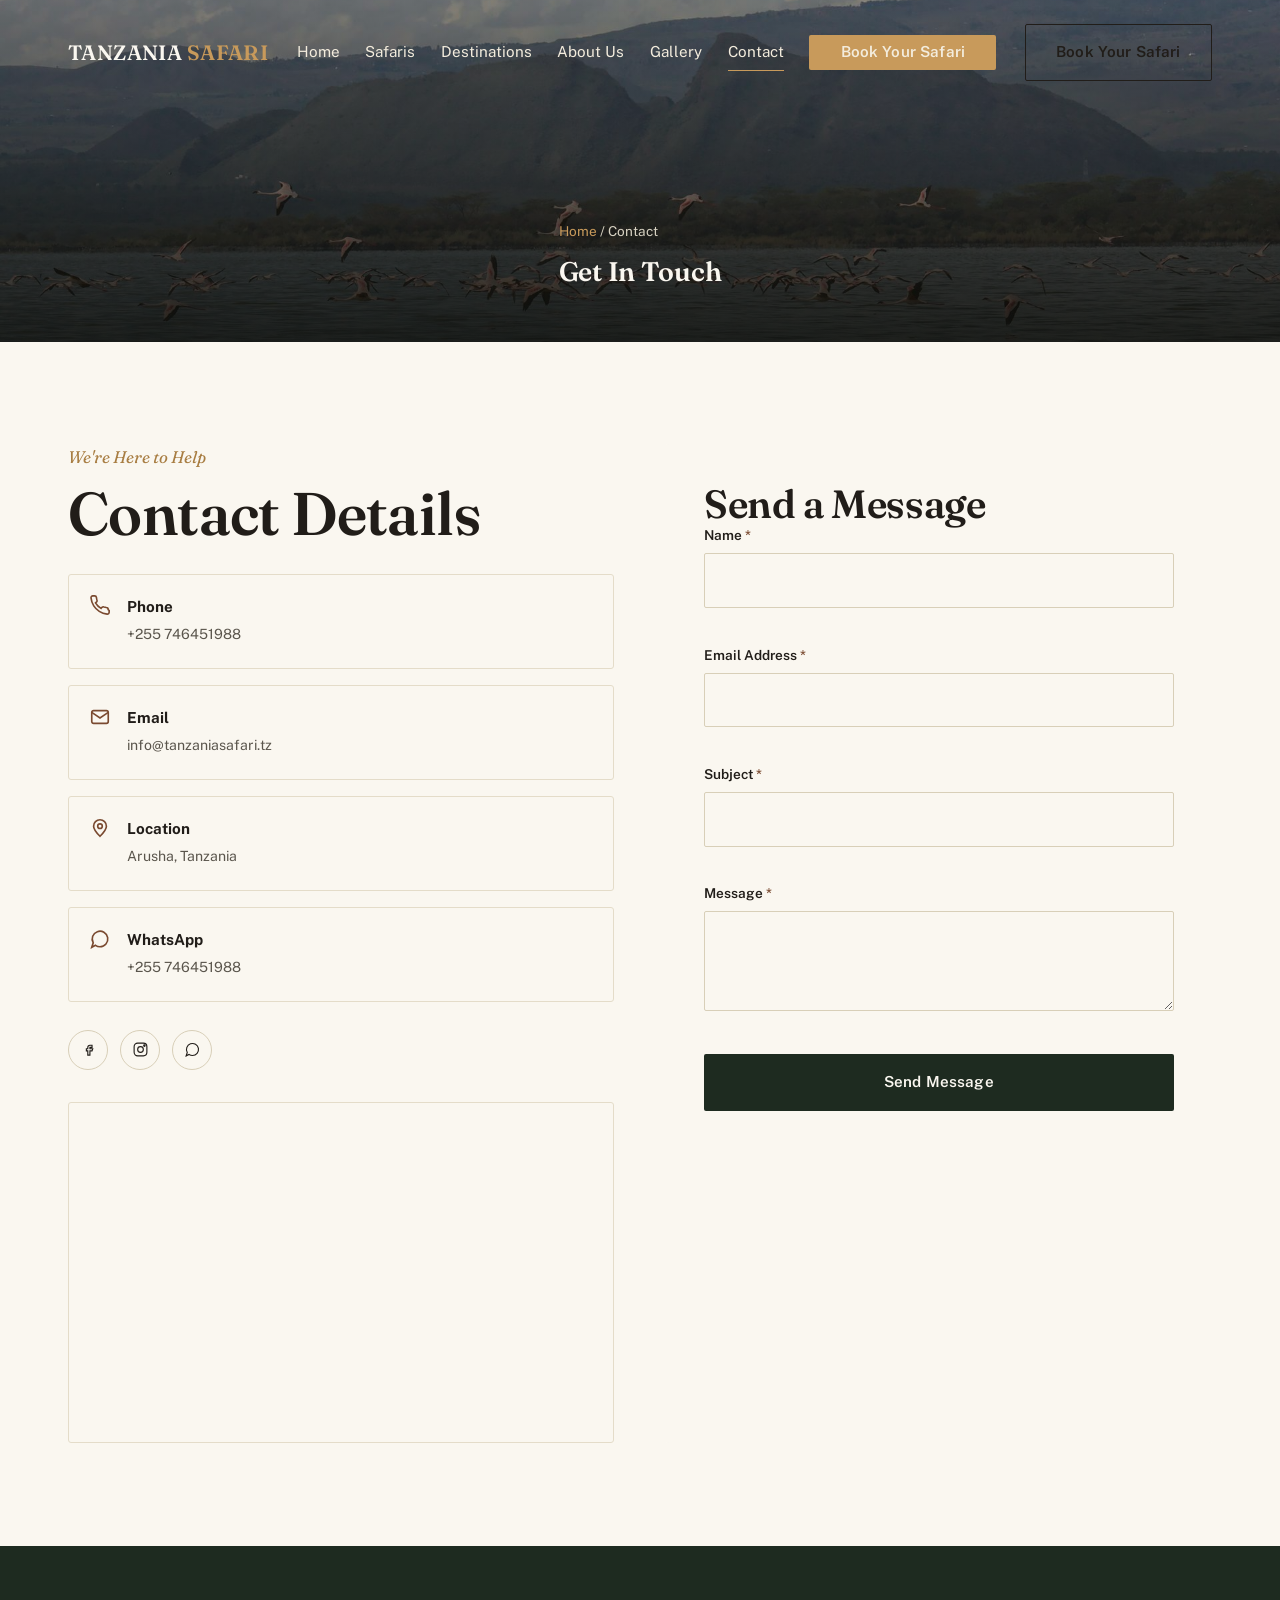
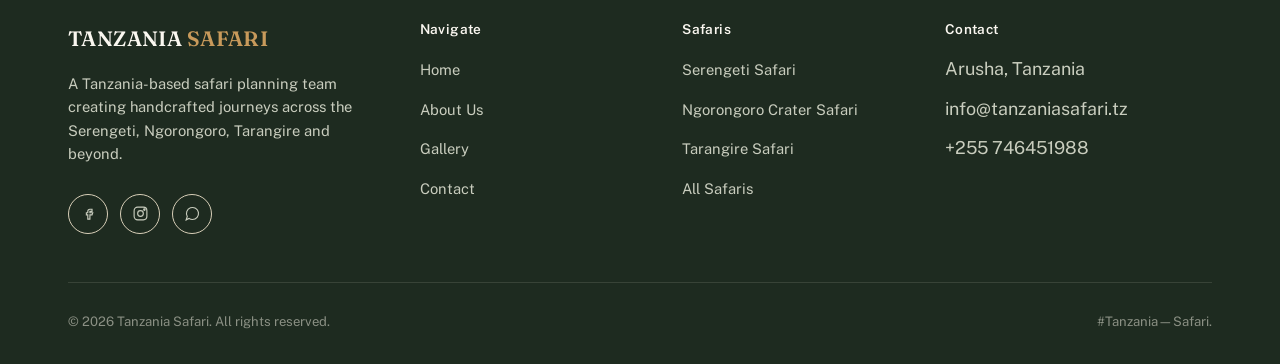
<file: contact.html>
<!DOCTYPE html>
<html lang="en">
<head>
<meta charset="UTF-8" />
<meta name="viewport" content="width=device-width, initial-scale=1.0" />
<title>Contact Us | Tanzania Safari</title>
<meta name="description" content="Get in touch with our Tanzania safari planning team by phone, email, WhatsApp or contact form." />
<link rel="preconnect" href="https://fonts.googleapis.com" />
<link rel="preconnect" href="https://fonts.gstatic.com" crossorigin />
<link href="https://fonts.googleapis.com/css2?family=Fraunces:ital,wght@0,500;0,600;1,500&family=Public+Sans:wght@400;500;600;700&display=swap" rel="stylesheet" />
<link rel="stylesheet" href="css/style.css" />
<link rel="stylesheet" href="css/responsive.css" />
</head>
<body>
<a class="skip-link" href="#main">Skip to content</a>

<header class="site-header">
  <div class="container">
    <a href="index.html" class="logo">TANZANIA <span>SAFARI</span></a>
    <nav class="nav-menu" id="nav-menu" aria-label="Primary">
      <a href="index.html">Home</a>
      <a href="safaris.html">Safaris</a>
      <a href="destinations.html">Destinations</a>
      <a href="about.html">About Us</a>
      <a href="gallery.html">Gallery</a>
      <a href="contact.html" aria-current="page">Contact</a>
      <a href="booking.html" class="btn btn--primary">Book Your Safari</a>
    </nav>
    <div class="nav-actions">
      <a href="booking.html" class="btn btn--outline">Book Your Safari</a>
      <button class="nav-toggle" aria-label="Open menu" aria-expanded="false" aria-controls="nav-menu">
        <svg viewBox="0 0 24 24" fill="none" stroke="currentColor" stroke-width="1.6"><line x1="3" y1="6" x2="21" y2="6"/><line x1="3" y1="12" x2="21" y2="12"/><line x1="3" y1="18" x2="21" y2="18"/></svg>
      </button>
    </div>
  </div>
</header>
<div class="nav-scrim"></div>

<main id="main">
  <section class="page-hero" style="min-height:38vh;">
    <div class="page-hero__media"><img src="images/manyara-flamingos-wide.jpg" alt="Flamingos over Lake Manyara at dusk" /></div>
    <div class="page-hero__overlay"></div>
    <div class="container page-hero__content">
      <div class="breadcrumb"><a href="index.html">Home</a> / Contact</div>
      <h1 style="color:#FAF7F0;">Get In Touch</h1>
    </div>
  </section>

  <section class="section container">
    <div class="contact-grid">
      <div class="reveal">
        <span class="kicker">We're Here to Help</span>
        <h2>Contact Details</h2>

        <div class="contact-cards">
          <div class="contact-card">
            <svg viewBox="0 0 24 24" fill="none" stroke="currentColor" stroke-width="1.8"><path d="M22 16.9v2a2 2 0 01-2.2 2 19.8 19.8 0 01-8.6-3 19.5 19.5 0 01-6-6 19.8 19.8 0 01-3-8.7A2 2 0 014.1 1h2a2 2 0 012 1.7c.1.9.3 1.8.6 2.7a2 2 0 01-.4 2.1L7.1 8.6a16 16 0 006 6l1.1-1.2a2 2 0 012.1-.4c.9.3 1.8.5 2.7.6a2 2 0 011.9 2.3z"/></svg>
            <div><strong>Phone</strong><span>+255 746451988</span></div>
          </div>
          <div class="contact-card">
            <svg viewBox="0 0 24 24" fill="none" stroke="currentColor" stroke-width="1.8"><rect x="3" y="5" width="18" height="14" rx="2"/><path d="M3 7l9 6 9-6"/></svg>
            <div><strong>Email</strong><span>info@tanzaniasafari.tz</span></div>
          </div>
          <div class="contact-card">
            <svg viewBox="0 0 24 24" fill="none" stroke="currentColor" stroke-width="1.8"><path d="M12 21c4-4 7-7.5 7-11a7 7 0 10-14 0c0 3.5 3 7 7 11z"/><circle cx="12" cy="10" r="2.5"/></svg>
            <div><strong>Location</strong><span>Arusha, Tanzania </span></div>
          </div>
          <div class="contact-card">
            <svg viewBox="0 0 24 24" fill="none" stroke="currentColor" stroke-width="1.8"><path d="M3 21l1.6-4.8A8.5 8.5 0 1112 20.5a8.4 8.4 0 01-4.9-1.6L3 21z"/></svg>
            <div><strong>WhatsApp</strong><span>+255 746451988</span></div>
          </div>
        </div>

        <div class="social-row">
          <a href="#" aria-label="Facebook"><svg viewBox="0 0 24 24" fill="none" stroke="currentColor" stroke-width="1.6"><path d="M14 9h3V6h-3c-2 0-3 1-3 3v2H9v3h2v6h3v-6h3l1-3h-4V9z"/></svg></a>
          <a href="#" aria-label="Instagram"><svg viewBox="0 0 24 24" fill="none" stroke="currentColor" stroke-width="1.6"><rect x="3" y="3" width="18" height="18" rx="5"/><circle cx="12" cy="12" r="4"/><circle cx="17.5" cy="6.5" r="1"/></svg></a>
          <a href="#" aria-label="WhatsApp"><svg viewBox="0 0 24 24" fill="none" stroke="currentColor" stroke-width="1.6"><path d="M3 21l1.6-4.8A8.5 8.5 0 1112 20.5a8.4 8.4 0 01-4.9-1.6L3 21z"/></svg></a>
        </div>

        <div class="map-frame" style="margin-top:2rem;">
          <iframe title="Map placeholder — Arusha, Tanzania" src="https://www.openstreetmap.org/export/embed.html?bbox=36.55%2C-3.45%2C36.75%2C-3.25&layer=mapnik" loading="lazy"></iframe>
        </div>
      </div>

      <div class="form-card reveal">
        <h3>Send a Message</h3>
        <form id="contact-form" novalidate>
          <input type="hidden" name="csrf_token" value="" />
          <input type="text" name="website" autocomplete="off" tabindex="-1" style="position:absolute; left:-9999px;" aria-hidden="true" />
          <div class="form-grid">
            <div class="form-field form-field--full">
              <label for="c-name">Name <span class="req">*</span></label>
              <input type="text" id="c-name" name="name" required />
              <span class="field-error"></span>
            </div>
            <div class="form-field form-field--full">
              <label for="c-email">Email Address <span class="req">*</span></label>
              <input type="email" id="c-email" name="email" required />
              <span class="field-error"></span>
            </div>
            <div class="form-field form-field--full">
              <label for="c-subject">Subject <span class="req">*</span></label>
              <input type="text" id="c-subject" name="subject" required />
              <span class="field-error"></span>
            </div>
            <div class="form-field form-field--full">
              <label for="c-message">Message <span class="req">*</span></label>
              <textarea id="c-message" name="message" required></textarea>
              <span class="field-error"></span>
            </div>
          </div>
          <div class="form-submit">
            <button type="submit" class="btn btn--dark btn--block">Send Message</button>
          </div>
          <div class="form-status" role="status" aria-live="polite"></div>
        </form>
      </div>
    </div>
  </section>
</main>

<footer class="site-footer">
  <div class="container">
    <div class="footer-grid">
      <div class="footer-brand">
        <a href="index.html" class="logo">TANZANIA <span>SAFARI</span></a>
        <p>A Tanzania-based safari planning team creating handcrafted journeys across the Serengeti, Ngorongoro, Tarangire and beyond.</p>
        <div class="social-row">
          <a href="http://tiktok.com/@tanzaniasafari" aria-label="Facebook"><svg viewBox="0 0 24 24" fill="none" stroke="currentColor" stroke-width="1.6"><path d="M14 9h3V6h-3c-2 0-3 1-3 3v2H9v3h2v6h3v-6h3l1-3h-4V9z"/></svg></a>
          <a href="http://istangram.com/@tanzaniasafari" aria-label="Instagram"><svg viewBox="0 0 24 24" fill="none" stroke="currentColor" stroke-width="1.6"><rect x="3" y="3" width="18" height="18" rx="5"/><circle cx="12" cy="12" r="4"/><circle cx="17.5" cy="6.5" r="1"/></svg></a>
          <a href="http://wa.me/+255746451988" aria-label="WhatsApp"><svg viewBox="0 0 24 24" fill="none" stroke="currentColor" stroke-width="1.6"><path d="M3 21l1.6-4.8A8.5 8.5 0 1112 20.5a8.4 8.4 0 01-4.9-1.6L3 21z"/></svg></a>
        </div>
      </div>
      <div class="footer-col">
        <h4>Navigate</h4>
        <ul><li><a href="index.html">Home</a></li><li><a href="about.html">About Us</a></li><li><a href="gallery.html">Gallery</a></li><li><a href="contact.html">Contact</a></li></ul>
      </div>
      <div class="footer-col">
        <h4>Safaris</h4>
        <ul><li><a href="safari-details.html?safari=serengeti">Serengeti Safari</a></li><li><a href="safari-details.html?safari=ngorongoro">Ngorongoro Crater Safari</a></li><li><a href="safari-details.html?safari=tarangire">Tarangire Safari</a></li><li><a href="safaris.html">All Safaris</a></li></ul>
      </div>
      <div class="footer-col">
        <h4>Contact</h4>
        <ul><li>Arusha, Tanzania </li><li>info@tanzaniasafari.tz</li><li>+255 746451988</li></ul>
      </div>
    </div>
    <div class="footer-bottom">
      <span>&copy; 2026 Tanzania Safari. All rights reserved.</span>
      <span>#Tanzania&mdash;Safari.</span>
    </div>
  </div>
</footer>

<script src="js/main.js" defer></script>
<script src="js/booking.js" defer></script>
</body>
</html>
</file>
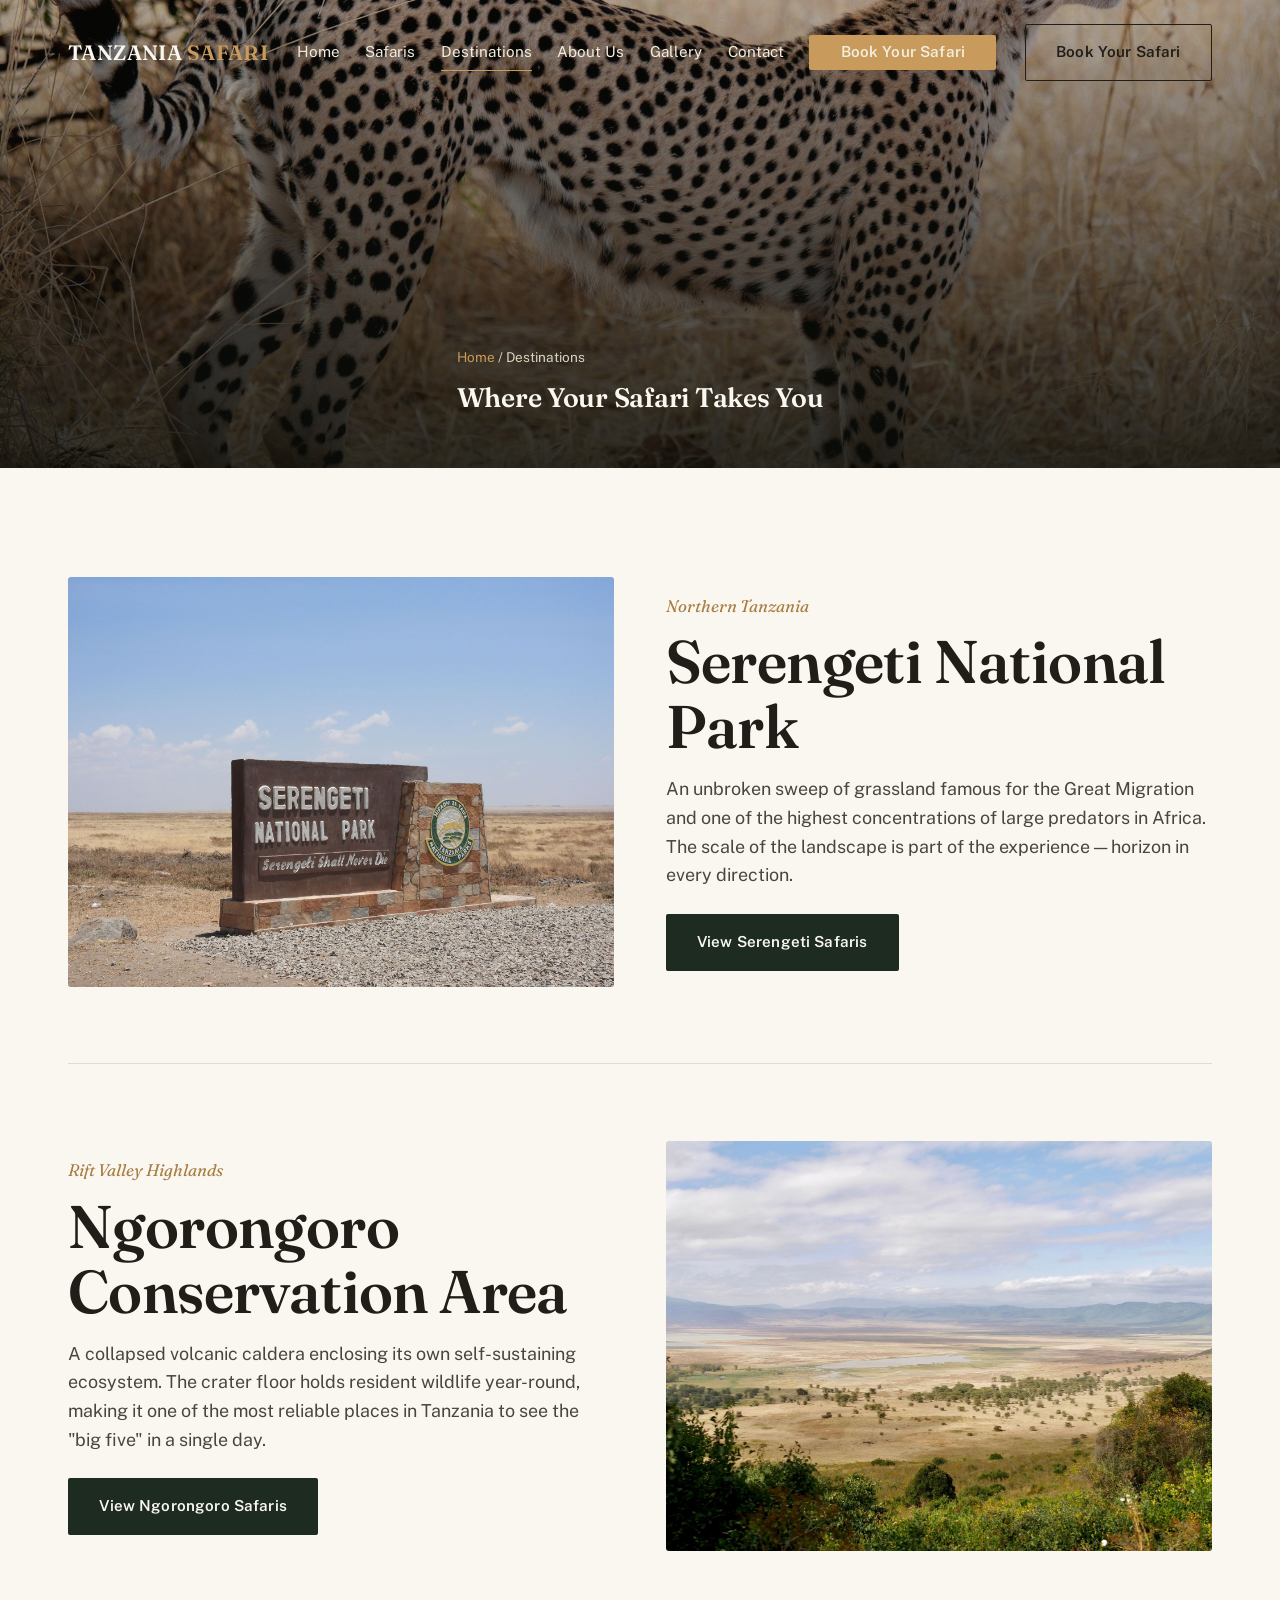
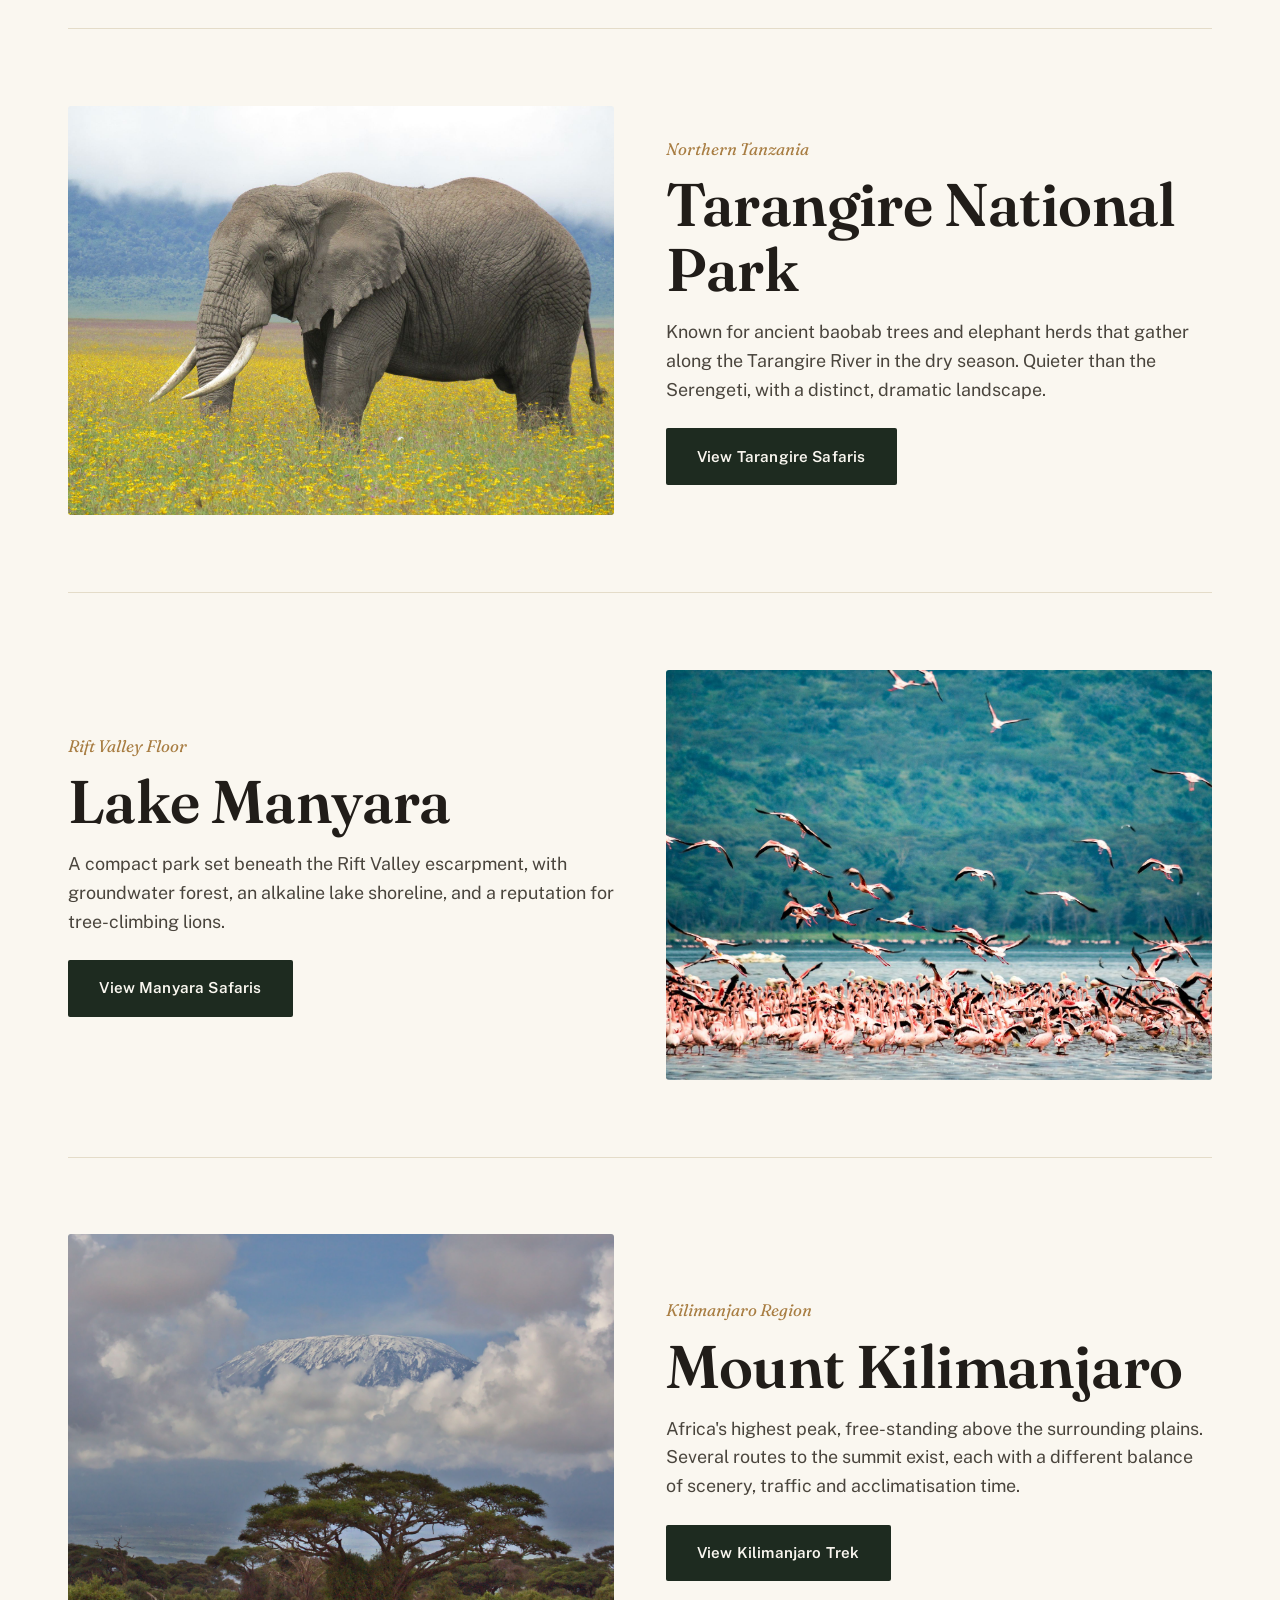
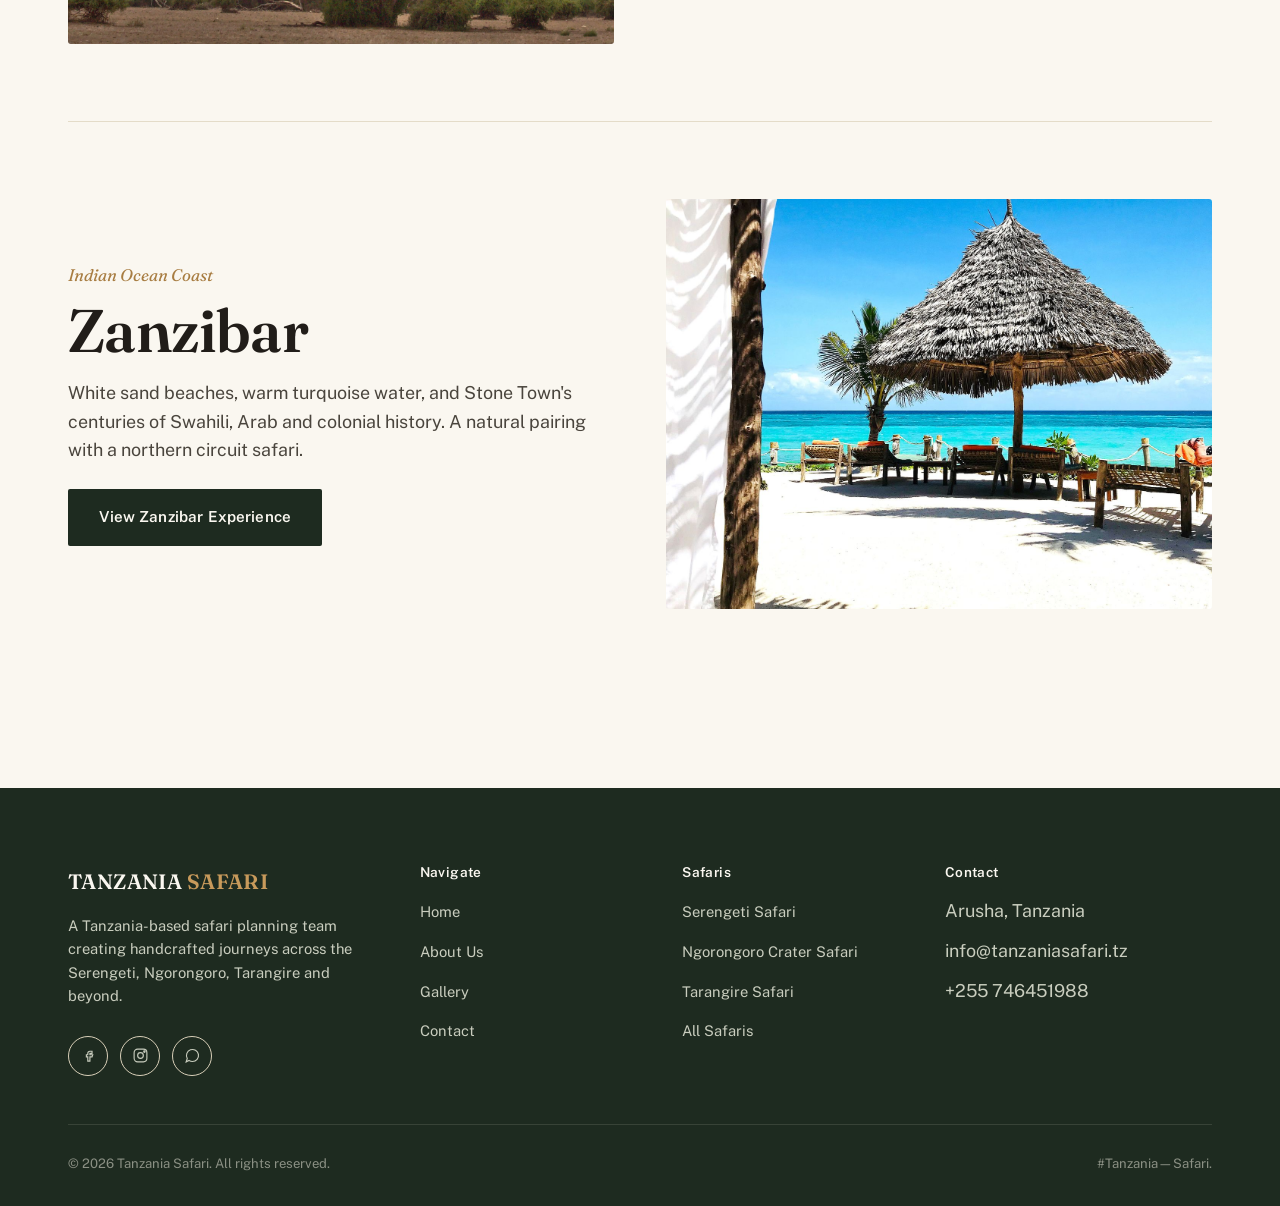
<file: destinations.html>
<!DOCTYPE html>
<html lang="en">
<head>
<meta charset="UTF-8" />
<meta name="viewport" content="width=device-width, initial-scale=1.0" />
<title>Destinations | Tanzania Safari</title>
<meta name="description" content="Explore Tanzania's safari destinations — Serengeti, Ngorongoro, Tarangire, Lake Manyara, Kilimanjaro and Zanzibar." />
<link rel="preconnect" href="https://fonts.googleapis.com" />
<link rel="preconnect" href="https://fonts.gstatic.com" crossorigin />
<link href="https://fonts.googleapis.com/css2?family=Fraunces:ital,wght@0,500;0,600;1,500&family=Public+Sans:wght@400;500;600;700&display=swap" rel="stylesheet" />
<link rel="stylesheet" href="css/style.css" />
<link rel="stylesheet" href="css/responsive.css" />
<style>
  .dest-row { display: grid; grid-template-columns: 1fr 1fr; gap: clamp(2rem, 4vw, 4rem); align-items: center; padding-block: clamp(3rem, 6vw, 5rem); border-bottom: 1px solid #E4DCC9; }
  .dest-row:last-child { border-bottom: none; }
  .dest-row:nth-child(even) .dest-row__media { order: 2; }
  .dest-row__media img { width: 100%; aspect-ratio: 4/3; object-fit: cover; border-radius: var(--radius-md); }
  .dest-row__text p { color: #4A453D; margin-top: 1rem; max-width: 52ch; }
  .dest-row__text .btn { margin-top: 1.5rem; }
  @media (max-width: 768px) {
    .dest-row { grid-template-columns: 1fr; }
    .dest-row:nth-child(even) .dest-row__media { order: 0; }
  }
</style>
</head>
<body>
<a class="skip-link" href="#main">Skip to content</a>

<header class="site-header">
  <div class="container">
    <a href="index.html" class="logo">TANZANIA <span>SAFARI</span></a>
    <nav class="nav-menu" id="nav-menu" aria-label="Primary">
      <a href="index.html">Home</a>
      <a href="safaris.html">Safaris</a>
      <a href="destinations.html" aria-current="page">Destinations</a>
      <a href="about.html">About Us</a>
      <a href="gallery.html">Gallery</a>
      <a href="contact.html">Contact</a>
      <a href="booking.html" class="btn btn--primary">Book Your Safari</a>
    </nav>
    <div class="nav-actions">
      <a href="booking.html" class="btn btn--outline">Book Your Safari</a>
      <button class="nav-toggle" aria-label="Open menu" aria-expanded="false" aria-controls="nav-menu">
        <svg viewBox="0 0 24 24" fill="none" stroke="currentColor" stroke-width="1.6"><line x1="3" y1="6" x2="21" y2="6"/><line x1="3" y1="12" x2="21" y2="12"/><line x1="3" y1="18" x2="21" y2="18"/></svg>
      </button>
    </div>
  </div>
</header>
<div class="nav-scrim"></div>

<main id="main">
  <section class="page-hero">
    <div class="page-hero__media"><img src="images/cheetah.jpg" alt="Cheetah surveying the Tanzanian grassland" /></div>
    <div class="page-hero__overlay"></div>
    <div class="container page-hero__content">
      <div class="breadcrumb"><a href="index.html">Home</a> / Destinations</div>
      <h1 style="color:#FAF7F0;">Where Your Safari Takes You</h1>
    </div>
  </section>

  <section class="section container" style="padding-block-start:2rem;">

    <div class="dest-row" id="serengeti">
      <div class="dest-row__media reveal"><img src="images/serengeti-park-sign.jpg" alt="Entrance sign to Serengeti National Park" loading="lazy" /></div>
      <div class="dest-row__text reveal">
        <span class="kicker">Northern Tanzania</span>
        <h2>Serengeti National Park</h2>
        <p>An unbroken sweep of grassland famous for the Great Migration and one of the highest concentrations of large predators in Africa. The scale of the landscape is part of the experience &mdash; horizon in every direction.</p>
        <a href="safari-details.html?safari=serengeti" class="btn btn--dark">View Serengeti Safaris</a>
      </div>
    </div>

    <div class="dest-row" id="ngorongoro">
      <div class="dest-row__media reveal"><img src="images/ngorongoro-crater.jpg" alt="View across the Ngorongoro Crater floor from the rim" loading="lazy" /></div>
      <div class="dest-row__text reveal">
        <span class="kicker">Rift Valley Highlands</span>
        <h2>Ngorongoro Conservation Area</h2>
        <p>A collapsed volcanic caldera enclosing its own self-sustaining ecosystem. The crater floor holds resident wildlife year-round, making it one of the most reliable places in Tanzania to see the "big five" in a single day.</p>
        <a href="safari-details.html?safari=ngorongoro" class="btn btn--dark">View Ngorongoro Safaris</a>
      </div>
    </div>

    <div class="dest-row" id="tarangire">
      <div class="dest-row__media reveal"><img src="images/elephant-flowers.jpg" alt="Elephant grazing among wildflowers near Tarangire" loading="lazy" /></div>
      <div class="dest-row__text reveal">
        <span class="kicker">Northern Tanzania</span>
        <h2>Tarangire National Park</h2>
        <p>Known for ancient baobab trees and elephant herds that gather along the Tarangire River in the dry season. Quieter than the Serengeti, with a distinct, dramatic landscape.</p>
        <a href="safari-details.html?safari=tarangire" class="btn btn--dark">View Tarangire Safaris</a>
      </div>
    </div>

    <div class="dest-row" id="manyara">
      <div class="dest-row__media reveal"><img src="images/manyara-flamingos.jpg" alt="Flamingos over the shore of Lake Manyara" loading="lazy" /></div>
      <div class="dest-row__text reveal">
        <span class="kicker">Rift Valley Floor</span>
        <h2>Lake Manyara</h2>
        <p>A compact park set beneath the Rift Valley escarpment, with groundwater forest, an alkaline lake shoreline, and a reputation for tree-climbing lions.</p>
        <a href="safari-details.html?safari=manyara" class="btn btn--dark">View Manyara Safaris</a>
      </div>
    </div>

    <div class="dest-row" id="kilimanjaro">
      <div class="dest-row__media reveal"><img src="images/mtkilimanjaro.jpg" alt="Elephant beneath the snow-capped peak of Mount Kilimanjaro" loading="lazy" /></div>
      <div class="dest-row__text reveal">
        <span class="kicker">Kilimanjaro Region</span>
        <h2>Mount Kilimanjaro</h2>
        <p>Africa's highest peak, free-standing above the surrounding plains. Several routes to the summit exist, each with a different balance of scenery, traffic and acclimatisation time.</p>
        <a href="safari-details.html?safari=kilimanjaro" class="btn btn--dark">View Kilimanjaro Trek</a>
      </div>
    </div>

    <div class="dest-row" id="zanzibar">
      <div class="dest-row__media reveal"><img src="images/zanzibar-beach-lounge.jpg" alt="Beachfront lounge area on the Zanzibar coast" loading="lazy" /></div>
      <div class="dest-row__text reveal">
        <span class="kicker">Indian Ocean Coast</span>
        <h2>Zanzibar</h2>
        <p>White sand beaches, warm turquoise water, and Stone Town's centuries of Swahili, Arab and colonial history. A natural pairing with a northern circuit safari.</p>
        <a href="safari-details.html?safari=zanzibar" class="btn btn--dark">View Zanzibar Experience</a>
      </div>
    </div>

  </section>
</main>

<footer class="site-footer">
  <div class="container">
    <div class="footer-grid">
      <div class="footer-brand">
        <a href="index.html" class="logo">TANZANIA <span>SAFARI</span></a>
        <p>A Tanzania-based safari planning team creating handcrafted journeys across the Serengeti, Ngorongoro, Tarangire and beyond.</p>
        <div class="social-row">
          <a href="http://tiktok.com/@tanzaniasafari" aria-label="Facebook"><svg viewBox="0 0 24 24" fill="none" stroke="currentColor" stroke-width="1.6"><path d="M14 9h3V6h-3c-2 0-3 1-3 3v2H9v3h2v6h3v-6h3l1-3h-4V9z"/></svg></a>
          <a href="http://istangram.com/@tanzaniasafari" aria-label="Instagram"><svg viewBox="0 0 24 24" fill="none" stroke="currentColor" stroke-width="1.6"><rect x="3" y="3" width="18" height="18" rx="5"/><circle cx="12" cy="12" r="4"/><circle cx="17.5" cy="6.5" r="1"/></svg></a>
          <a href="http://wa.me/+255746451988" aria-label="WhatsApp"><svg viewBox="0 0 24 24" fill="none" stroke="currentColor" stroke-width="1.6"><path d="M3 21l1.6-4.8A8.5 8.5 0 1112 20.5a8.4 8.4 0 01-4.9-1.6L3 21z"/></svg></a>
        </div>
      </div>
      <div class="footer-col">
        <h4>Navigate</h4>
        <ul><li><a href="index.html">Home</a></li><li><a href="about.html">About Us</a></li><li><a href="gallery.html">Gallery</a></li><li><a href="contact.html">Contact</a></li></ul>
      </div>
      <div class="footer-col">
        <h4>Safaris</h4>
        <ul><li><a href="safari-details.html?safari=serengeti">Serengeti Safari</a></li><li><a href="safari-details.html?safari=ngorongoro">Ngorongoro Crater Safari</a></li><li><a href="safari-details.html?safari=tarangire">Tarangire Safari</a></li><li><a href="safaris.html">All Safaris</a></li></ul>
      </div>
      <div class="footer-col">
        <h4>Contact</h4>
        <ul><li>Arusha, Tanzania </li><li>info@tanzaniasafari.tz</li><li>+255 746451988</li></ul>
      </div>
    </div>
    <div class="footer-bottom">
      <span>&copy; 2026 Tanzania Safari. All rights reserved.</span>
      <span>#Tanzania&mdash;Safari.</span>
    </div>
  </div>
</footer>

<script src="js/main.js" defer></script>
</body>
</html>
</file>
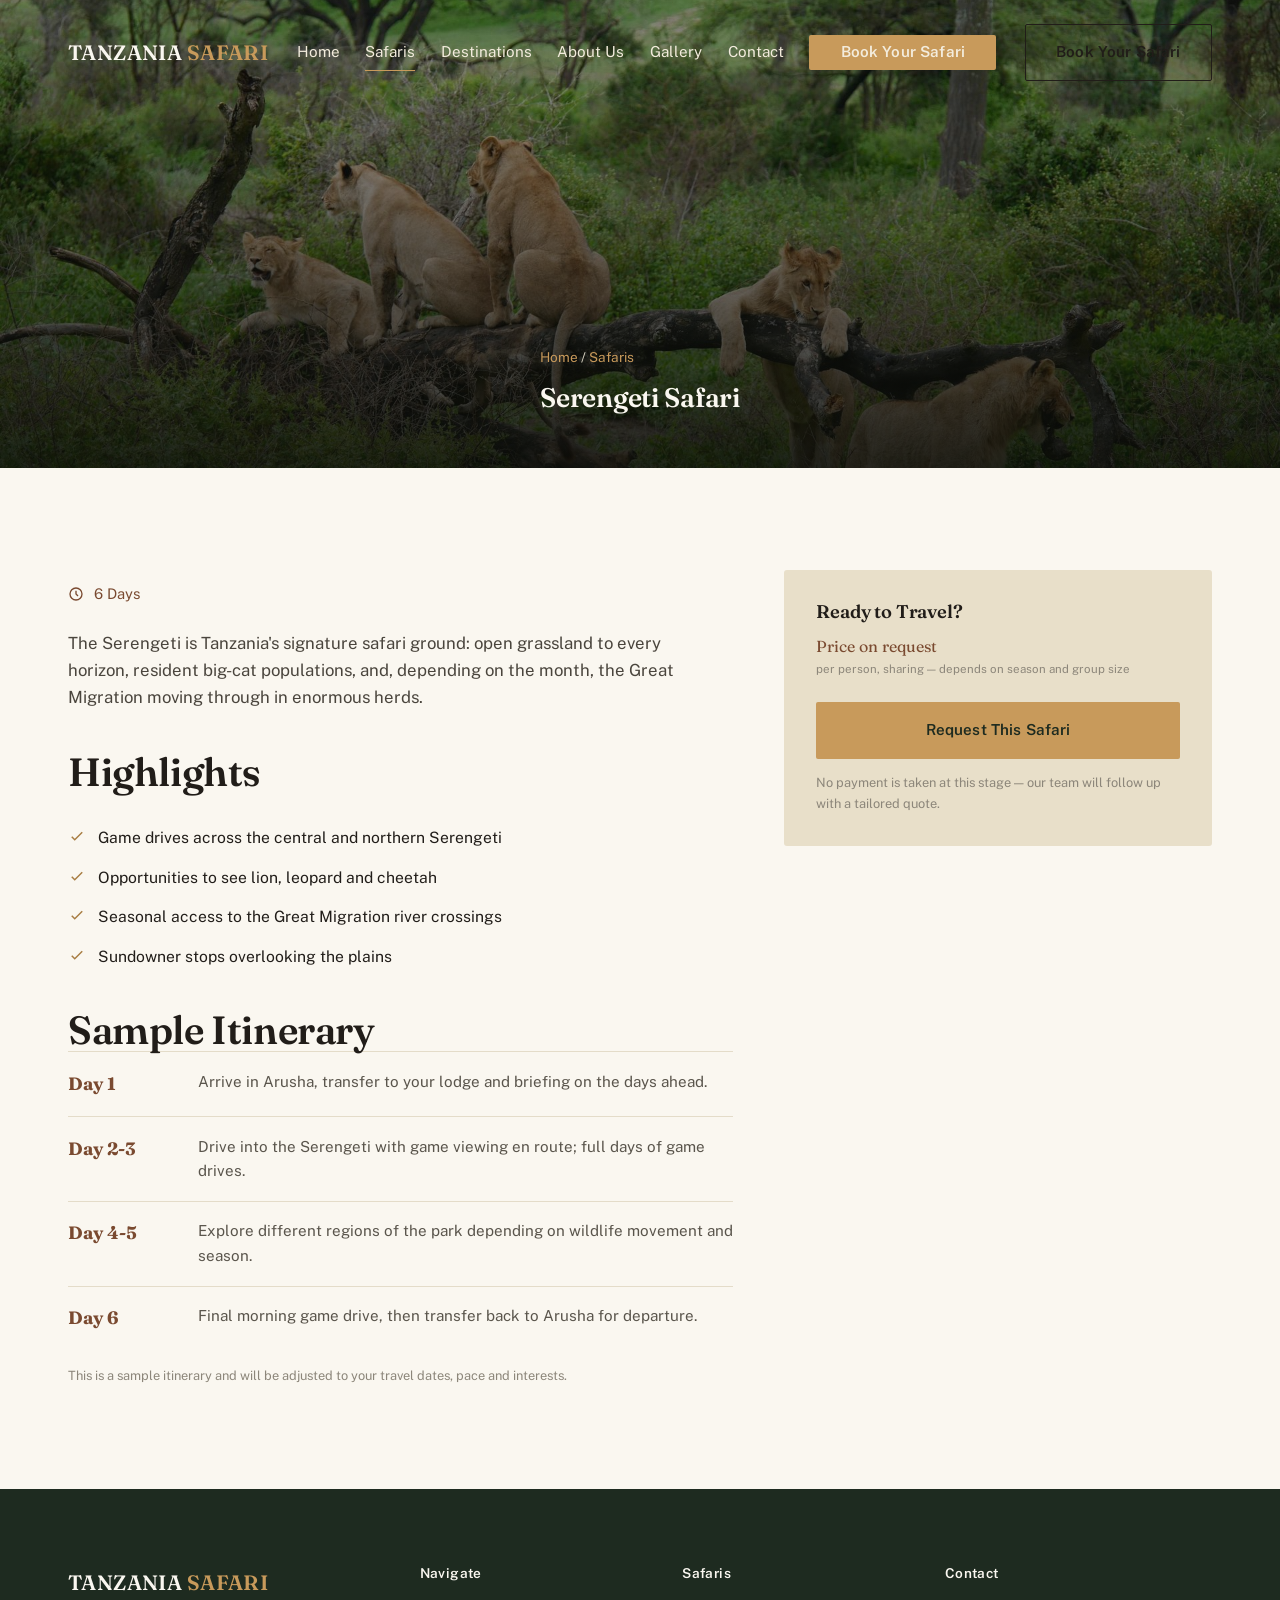
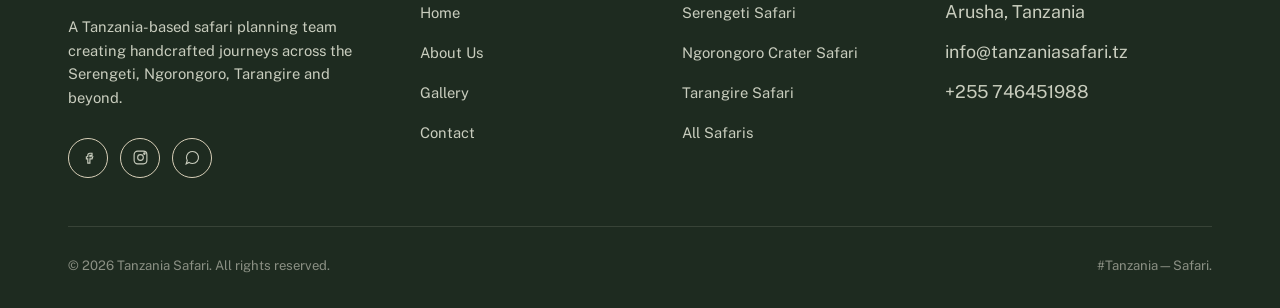
<file: safari-details.html>
<!DOCTYPE html>
<html lang="en">
<head>
<meta charset="UTF-8" />
<meta name="viewport" content="width=device-width, initial-scale=1.0" />
<title>Safari Details | Tanzania Safari</title>
<meta name="description" content="Detailed itinerary, highlights and duration for this Tanzania safari package." />
<link rel="preconnect" href="https://fonts.googleapis.com" />
<link rel="preconnect" href="https://fonts.gstatic.com" crossorigin />
<link href="https://fonts.googleapis.com/css2?family=Fraunces:ital,wght@0,500;0,600;1,500&family=Public+Sans:wght@400;500;600;700&display=swap" rel="stylesheet" />
<link rel="stylesheet" href="css/style.css" />
<link rel="stylesheet" href="css/responsive.css" />
</head>
<body>
<a class="skip-link" href="#main">Skip to content</a>

<header class="site-header">
  <div class="container">
    <a href="index.html" class="logo">TANZANIA <span>SAFARI</span></a>
    <nav class="nav-menu" id="nav-menu" aria-label="Primary">
      <a href="index.html">Home</a>
      <a href="safaris.html" aria-current="page">Safaris</a>
      <a href="destinations.html">Destinations</a>
      <a href="about.html">About Us</a>
      <a href="gallery.html">Gallery</a>
      <a href="contact.html">Contact</a>
      <a href="booking.html" class="btn btn--primary">Book Your Safari</a>
    </nav>
    <div class="nav-actions">
      <a href="booking.html" class="btn btn--outline">Book Your Safari</a>
      <button class="nav-toggle" aria-label="Open menu" aria-expanded="false" aria-controls="nav-menu">
        <svg viewBox="0 0 24 24" fill="none" stroke="currentColor" stroke-width="1.6"><line x1="3" y1="6" x2="21" y2="6"/><line x1="3" y1="12" x2="21" y2="12"/><line x1="3" y1="18" x2="21" y2="18"/></svg>
      </button>
    </div>
  </div>
</header>
<div class="nav-scrim"></div>

<main id="main">
  <section class="page-hero">
    <div class="page-hero__media"><img data-field="hero-image" src="images/lion-pride.jpg" alt="Safari landscape" /></div>
    <div class="page-hero__overlay"></div>
    <div class="container page-hero__content">
      <div class="breadcrumb"><a href="index.html">Home</a> / <a href="safaris.html">Safaris</a></div>
      <h1 data-field="hero-title" style="color:#FAF7F0;">Safari</h1>
    </div>
  </section>

  <section class="section container">
    <div class="detail-grid">
      <div>
        <div class="detail-meta">
          <svg viewBox="0 0 24 24" fill="none" stroke="currentColor" stroke-width="2"><circle cx="12" cy="12" r="9"/><path d="M12 7v5l3 3"/></svg>
          <span data-field="duration">6 Days</span>
        </div>
        <p class="detail-summary" data-field="summary">Loading safari details...</p>

        <h2 style="font-size:var(--step-2); margin-top:2.5rem;">Highlights</h2>
        <ul class="highlight-list" data-field="highlights"></ul>

        <div class="itinerary-block">
          <h2 style="font-size:var(--step-2);">Sample Itinerary</h2>
          <div data-field="itinerary"></div>
          <p class="form-note" style="margin-top:1rem;">This is a sample itinerary and will be adjusted to your travel dates, pace and interests.</p>
        </div>
      </div>

      <aside class="detail-sidebar reveal">
        <h3>Ready to Travel?</h3>
        <span class="safari-card__price">Price on request<small>per person, sharing &mdash; depends on season and group size</small></span>
        <a href="booking.html" class="btn btn--primary btn--block">Request This Safari</a>
        <p class="form-note">No payment is taken at this stage &mdash; our team will follow up with a tailored quote.</p>
      </aside>
    </div>
  </section>
</main>

<footer class="site-footer">
  <div class="container">
    <div class="footer-grid">
      <div class="footer-brand">
        <a href="index.html" class="logo">TANZANIA <span>SAFARI</span></a>
        <p>A Tanzania-based safari planning team creating handcrafted journeys across the Serengeti, Ngorongoro, Tarangire and beyond.</p>
        <div class="social-row">
          <a href="http://tiktok.com/@tanzaniasafari" aria-label="Facebook"><svg viewBox="0 0 24 24" fill="none" stroke="currentColor" stroke-width="1.6"><path d="M14 9h3V6h-3c-2 0-3 1-3 3v2H9v3h2v6h3v-6h3l1-3h-4V9z"/></svg></a>
          <a href="http://istangram.com/@tanzaniasafari" aria-label="Instagram"><svg viewBox="0 0 24 24" fill="none" stroke="currentColor" stroke-width="1.6"><rect x="3" y="3" width="18" height="18" rx="5"/><circle cx="12" cy="12" r="4"/><circle cx="17.5" cy="6.5" r="1"/></svg></a>
          <a href="http://wa.me/+255746451988" aria-label="WhatsApp"><svg viewBox="0 0 24 24" fill="none" stroke="currentColor" stroke-width="1.6"><path d="M3 21l1.6-4.8A8.5 8.5 0 1112 20.5a8.4 8.4 0 01-4.9-1.6L3 21z"/></svg></a>
        </div>
      </div>
      <div class="footer-col">
        <h4>Navigate</h4>
        <ul><li><a href="index.html">Home</a></li><li><a href="about.html">About Us</a></li><li><a href="gallery.html">Gallery</a></li><li><a href="contact.html">Contact</a></li></ul>
      </div>
      <div class="footer-col">
        <h4>Safaris</h4>
        <ul><li><a href="safari-details.html?safari=serengeti">Serengeti Safari</a></li><li><a href="safari-details.html?safari=ngorongoro">Ngorongoro Crater Safari</a></li><li><a href="safari-details.html?safari=tarangire">Tarangire Safari</a></li><li><a href="safaris.html">All Safaris</a></li></ul>
      </div>
      <div class="footer-col">
        <h4>Contact</h4>
        <ul><li>Arusha, Tanzania </li><li>info@tanzaniasafari.tz</li><li>+255 746451988</li></ul>
      </div>
    </div>
    <div class="footer-bottom">
      <span>&copy; 2026 Tanzania Safari. All rights reserved.</span>
      <span>#Tanzania&mdash;Safari.</span>
    </div>
  </div>
</footer>

<script src="js/main.js" defer></script>
<script src="js/safari-details.js" defer></script>
</body>
</html>
</file>
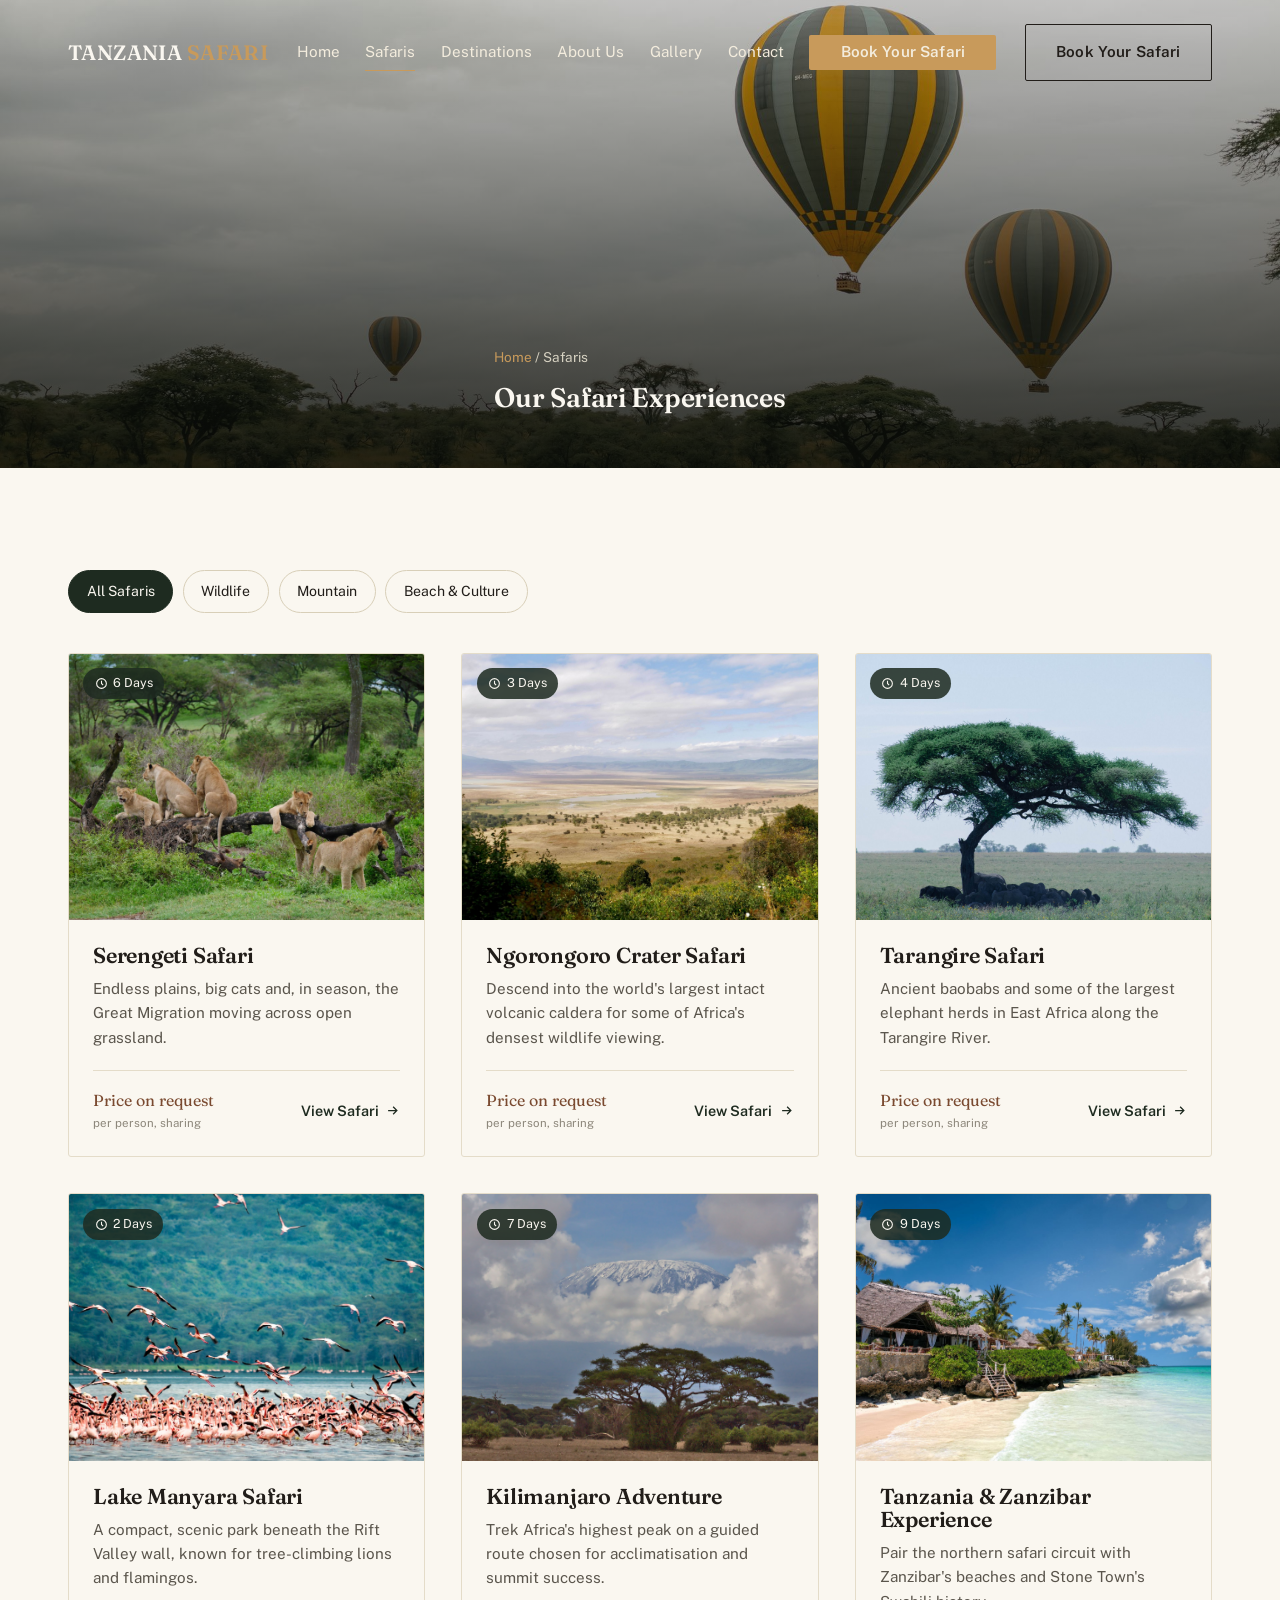
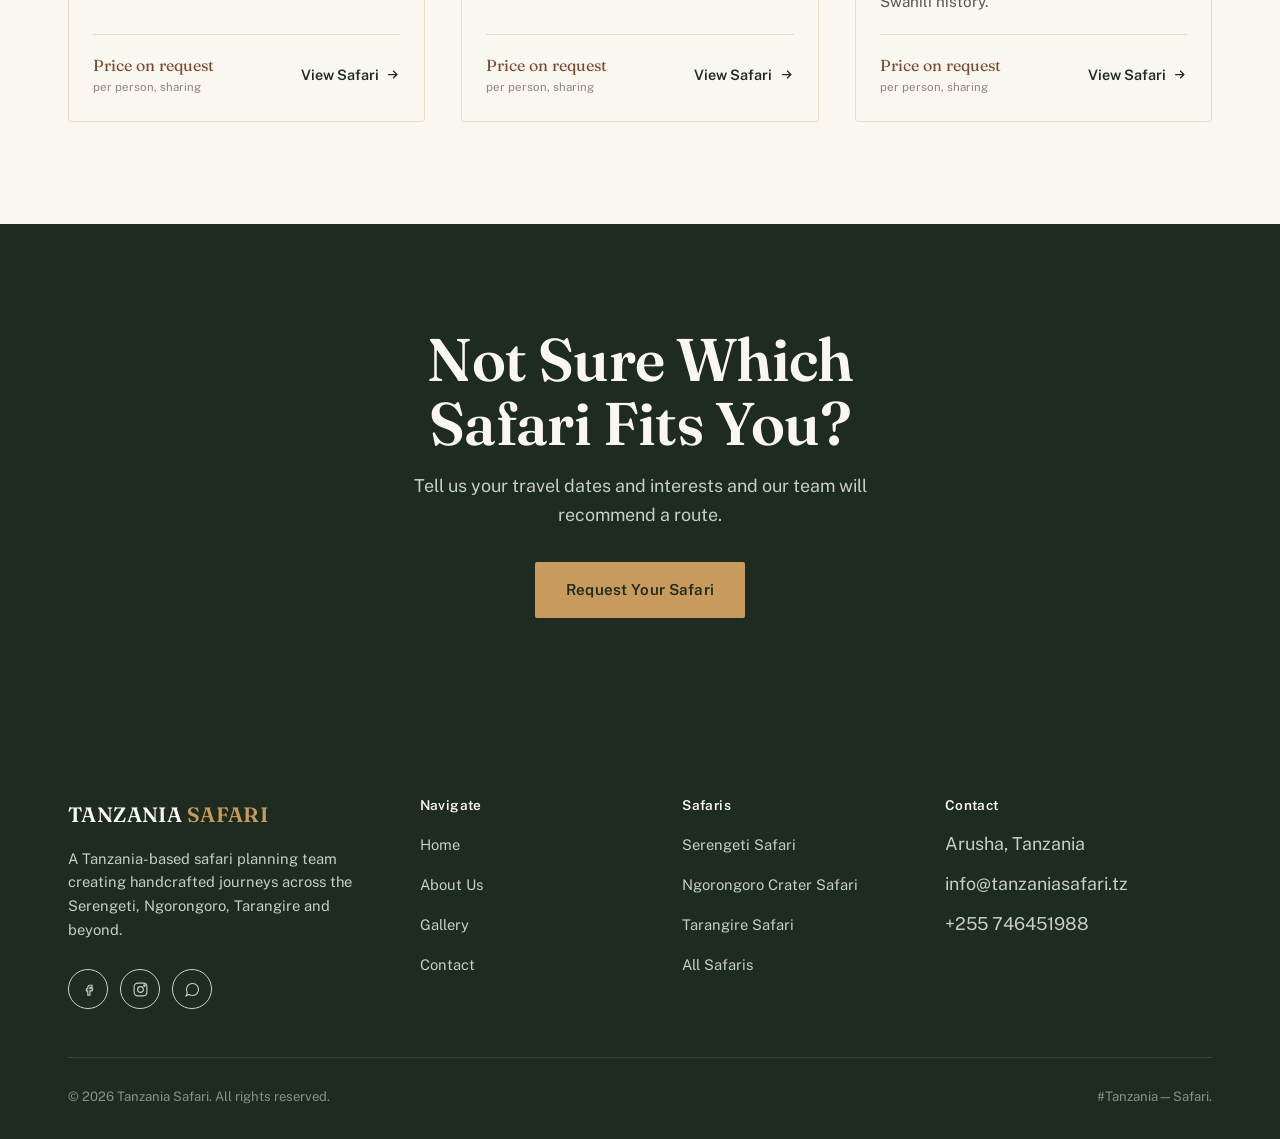
<file: safaris.html>
<!DOCTYPE html>
<html lang="en">
<head>
<meta charset="UTF-8" />
<meta name="viewport" content="width=device-width, initial-scale=1.0" />
<title>Safaris | Tanzania Safari Tours</title>
<meta name="description" content="Browse handcrafted Tanzania safari itineraries — Serengeti, Ngorongoro Crater, Tarangire, Lake Manyara, Kilimanjaro and Zanzibar." />
<meta name="keywords" content="Tanzania Safari Tours, Serengeti Safari, Ngorongoro Safari" />
<link rel="canonical" href="https://www.tanzaniasafari.example/safaris.html" />
<link rel="preconnect" href="https://fonts.googleapis.com" />
<link rel="preconnect" href="https://fonts.gstatic.com" crossorigin />
<link href="https://fonts.googleapis.com/css2?family=Fraunces:ital,wght@0,500;0,600;1,500&family=Public+Sans:wght@400;500;600;700&display=swap" rel="stylesheet" />
<link rel="stylesheet" href="css/style.css" />
<link rel="stylesheet" href="css/responsive.css" />
</head>
<body>
<a class="skip-link" href="#main">Skip to content</a>

<header class="site-header">
  <div class="container">
    <a href="index.html" class="logo">TANZANIA <span>SAFARI</span></a>
    <nav class="nav-menu" id="nav-menu" aria-label="Primary">
      <a href="index.html">Home</a>
      <a href="safaris.html" aria-current="page">Safaris</a>
      <a href="destinations.html">Destinations</a>
      <a href="about.html">About Us</a>
      <a href="gallery.html">Gallery</a>
      <a href="contact.html">Contact</a>
      <a href="booking.html" class="btn btn--primary">Book Your Safari</a>
    </nav>
    <div class="nav-actions">
      <a href="booking.html" class="btn btn--outline">Book Your Safari</a>
      <button class="nav-toggle" aria-label="Open menu" aria-expanded="false" aria-controls="nav-menu">
        <svg viewBox="0 0 24 24" fill="none" stroke="currentColor" stroke-width="1.6"><line x1="3" y1="6" x2="21" y2="6"/><line x1="3" y1="12" x2="21" y2="12"/><line x1="3" y1="18" x2="21" y2="18"/></svg>
      </button>
    </div>
  </div>
</header>
<div class="nav-scrim"></div>

<main id="main">
  <section class="page-hero">
    <div class="page-hero__media"><img src="images/hot-air-balloons.jpg" alt="Hot air balloons drifting over the Serengeti plains" /></div>
    <div class="page-hero__overlay"></div>
    <div class="container page-hero__content">
      <div class="breadcrumb"><a href="index.html">Home</a> / Safaris</div>
      <h1 style="color:#FAF7F0;">Our Safari Experiences</h1>
    </div>
  </section>

  <section class="section container">
    <div class="filter-row">
      <button class="is-active" data-filter="all">All Safaris</button>
      <button data-filter="wildlife">Wildlife</button>
      <button data-filter="mountain">Mountain</button>
      <button data-filter="beach">Beach &amp; Culture</button>
    </div>

    <div class="card-grid">

      <article class="safari-card reveal" data-category="wildlife">
        <div class="safari-card__media">
          <img src="images/lion-pride.jpg" alt="Lion pride resting together in the Serengeti" loading="lazy" />
          <span class="safari-card__duration"><svg viewBox="0 0 24 24" fill="none" stroke="currentColor" stroke-width="2"><circle cx="12" cy="12" r="9"/><path d="M12 7v5l3 3"/></svg>6 Days</span>
        </div>
        <div class="safari-card__body">
          <h3>Serengeti Safari</h3>
          <p>Endless plains, big cats and, in season, the Great Migration moving across open grassland.</p>
          <div class="safari-card__footer">
            <span class="safari-card__price">Price on request<small>per person, sharing</small></span>
            <a href="safari-details.html?safari=serengeti" class="safari-card__link">View Safari<svg viewBox="0 0 24 24" fill="none" stroke="currentColor" stroke-width="2"><path d="M5 12h14M13 6l6 6-6 6"/></svg></a>
          </div>
        </div>
      </article>

      <article class="safari-card reveal" data-category="wildlife">
        <div class="safari-card__media">
          <img src="images/ngorongoro-crater.jpg" alt="View across the Ngorongoro Crater floor from the rim" loading="lazy" />
          <span class="safari-card__duration"><svg viewBox="0 0 24 24" fill="none" stroke="currentColor" stroke-width="2"><circle cx="12" cy="12" r="9"/><path d="M12 7v5l3 3"/></svg>3 Days</span>
        </div>
        <div class="safari-card__body">
          <h3>Ngorongoro Crater Safari</h3>
          <p>Descend into the world's largest intact volcanic caldera for some of Africa's densest wildlife viewing.</p>
          <div class="safari-card__footer">
            <span class="safari-card__price">Price on request<small>per person, sharing</small></span>
            <a href="safari-details.html?safari=ngorongoro" class="safari-card__link">View Safari<svg viewBox="0 0 24 24" fill="none" stroke="currentColor" stroke-width="2"><path d="M5 12h14M13 6l6 6-6 6"/></svg></a>
          </div>
        </div>
      </article>

      <article class="safari-card reveal" data-category="wildlife">
        <div class="safari-card__media">
          <img src="images/buffalo-under-tree.jpg" alt="Buffalo resting in the shade of an acacia tree, Tarangire" loading="lazy" />
          <span class="safari-card__duration"><svg viewBox="0 0 24 24" fill="none" stroke="currentColor" stroke-width="2"><circle cx="12" cy="12" r="9"/><path d="M12 7v5l3 3"/></svg>4 Days</span>
        </div>
        <div class="safari-card__body">
          <h3>Tarangire Safari</h3>
          <p>Ancient baobabs and some of the largest elephant herds in East Africa along the Tarangire River.</p>
          <div class="safari-card__footer">
            <span class="safari-card__price">Price on request<small>per person, sharing</small></span>
            <a href="safari-details.html?safari=tarangire" class="safari-card__link">View Safari<svg viewBox="0 0 24 24" fill="none" stroke="currentColor" stroke-width="2"><path d="M5 12h14M13 6l6 6-6 6"/></svg></a>
          </div>
        </div>
      </article>

      <article class="safari-card reveal" data-category="wildlife">
        <div class="safari-card__media">
          <img src="images/manyara-flamingos.jpg" alt="Flamingos taking flight over Lake Manyara" loading="lazy" />
          <span class="safari-card__duration"><svg viewBox="0 0 24 24" fill="none" stroke="currentColor" stroke-width="2"><circle cx="12" cy="12" r="9"/><path d="M12 7v5l3 3"/></svg>2 Days</span>
        </div>
        <div class="safari-card__body">
          <h3>Lake Manyara Safari</h3>
          <p>A compact, scenic park beneath the Rift Valley wall, known for tree-climbing lions and flamingos.</p>
          <div class="safari-card__footer">
            <span class="safari-card__price">Price on request<small>per person, sharing</small></span>
            <a href="safari-details.html?safari=manyara" class="safari-card__link">View Safari<svg viewBox="0 0 24 24" fill="none" stroke="currentColor" stroke-width="2"><path d="M5 12h14M13 6l6 6-6 6"/></svg></a>
          </div>
        </div>
      </article>

      <article class="safari-card reveal" data-category="mountain">
        <div class="safari-card__media">
          <img src="images/mtkilimanjaro.jpg" alt="Elephant walking beneath the snow-capped peak of Mount Kilimanjaro" loading="lazy" />
          <span class="safari-card__duration"><svg viewBox="0 0 24 24" fill="none" stroke="currentColor" stroke-width="2"><circle cx="12" cy="12" r="9"/><path d="M12 7v5l3 3"/></svg>7 Days</span>
        </div>
        <div class="safari-card__body">
          <h3>Kilimanjaro Adventure</h3>
          <p>Trek Africa's highest peak on a guided route chosen for acclimatisation and summit success.</p>
          <div class="safari-card__footer">
            <span class="safari-card__price">Price on request<small>per person, sharing</small></span>
            <a href="safari-details.html?safari=kilimanjaro" class="safari-card__link">View Safari<svg viewBox="0 0 24 24" fill="none" stroke="currentColor" stroke-width="2"><path d="M5 12h14M13 6l6 6-6 6"/></svg></a>
          </div>
        </div>
      </article>

      <article class="safari-card reveal" data-category="beach">
        <div class="safari-card__media">
          <img src="images/zanzibar-beach-lodge.jpg" alt="Thatched beach lodge on the turquoise Zanzibar coastline" loading="lazy" />
          <span class="safari-card__duration"><svg viewBox="0 0 24 24" fill="none" stroke="currentColor" stroke-width="2"><circle cx="12" cy="12" r="9"/><path d="M12 7v5l3 3"/></svg>9 Days</span>
        </div>
        <div class="safari-card__body">
          <h3>Tanzania &amp; Zanzibar Experience</h3>
          <p>Pair the northern safari circuit with Zanzibar's beaches and Stone Town's Swahili history.</p>
          <div class="safari-card__footer">
            <span class="safari-card__price">Price on request<small>per person, sharing</small></span>
            <a href="safari-details.html?safari=zanzibar" class="safari-card__link">View Safari<svg viewBox="0 0 24 24" fill="none" stroke="currentColor" stroke-width="2"><path d="M5 12h14M13 6l6 6-6 6"/></svg></a>
          </div>
        </div>
      </article>

    </div>
  </section>

  <section class="section section--forest">
    <div class="container" style="text-align:center; max-width:640px;">
      <h2>Not Sure Which Safari Fits You?</h2>
      <p style="color:#C9CDBE; margin-top:1rem;">Tell us your travel dates and interests and our team will recommend a route.</p>
      <div style="margin-top:2rem;"><a href="booking.html" class="btn btn--primary">Request Your Safari</a></div>
    </div>
  </section>
</main>

<footer class="site-footer">
  <div class="container">
    <div class="footer-grid">
      <div class="footer-brand">
        <a href="index.html" class="logo">TANZANIA <span>SAFARI</span></a>
        <p>A Tanzania-based safari planning team creating handcrafted journeys across the Serengeti, Ngorongoro, Tarangire and beyond.</p>
        <div class="social-row">
          <a href="http://tiktok.com/@tanzaniasafari" aria-label="Facebook"><svg viewBox="0 0 24 24" fill="none" stroke="currentColor" stroke-width="1.6"><path d="M14 9h3V6h-3c-2 0-3 1-3 3v2H9v3h2v6h3v-6h3l1-3h-4V9z"/></svg></a>
          <a href="http://istangram.com/@tanzaniasafari" aria-label="Instagram"><svg viewBox="0 0 24 24" fill="none" stroke="currentColor" stroke-width="1.6"><rect x="3" y="3" width="18" height="18" rx="5"/><circle cx="12" cy="12" r="4"/><circle cx="17.5" cy="6.5" r="1"/></svg></a>
          <a href="http://wa.me/+255746451988" aria-label="WhatsApp"><svg viewBox="0 0 24 24" fill="none" stroke="currentColor" stroke-width="1.6"><path d="M3 21l1.6-4.8A8.5 8.5 0 1112 20.5a8.4 8.4 0 01-4.9-1.6L3 21z"/></svg></a>
        </div>
      </div>
      <div class="footer-col">
        <h4>Navigate</h4>
        <ul><li><a href="index.html">Home</a></li><li><a href="about.html">About Us</a></li><li><a href="gallery.html">Gallery</a></li><li><a href="contact.html">Contact</a></li></ul>
      </div>
      <div class="footer-col">
        <h4>Safaris</h4>
        <ul><li><a href="safari-details.html?safari=serengeti">Serengeti Safari</a></li><li><a href="safari-details.html?safari=ngorongoro">Ngorongoro Crater Safari</a></li><li><a href="safari-details.html?safari=tarangire">Tarangire Safari</a></li><li><a href="safaris.html">All Safaris</a></li></ul>
      </div>
      <div class="footer-col">
        <h4>Contact</h4>
        <ul><li>Arusha, Tanzania </li><li>info@tanzaniasafari.tz</li><li>+255 746451988</li></ul>
      </div>
    </div>
    <div class="footer-bottom">
      <span>&copy; 2026 Tanzania Safari. All rights reserved.</span>
      <span>#Tanzania&mdash;Safari.</span>
    </div>
  </div>
</footer>

<script src="js/main.js" defer></script>
</body>
</html>
</file>
<file: css/style.css>
/* =====================================================
   TANZANIA SAFARI — DESIGN SYSTEM
   A premium safari-travel visual identity built around
   the color of dry-season grassland at last light, the
   texture of sun-bleached canvas, and an editorial,
   photograph-led layout language.
   ===================================================== */

/* -----------------------------------------------------
   TOKENS
----------------------------------------------------- */
:root {
  /* Color: dusk-on-the-plains palette */
  --color-savanna:      #C89A5B;  /* dried grass / warm sand */
  --color-savanna-dark: #A87D42;
  --color-forest:       #1E2B20;  /* deep acacia shade, near-black green */
  --color-forest-soft:  #2B3B2C;
  --color-canvas:       #F3ECDD;  /* sun-bleached canvas / cream */
  --color-canvas-dim:   #E8DFC9;
  --color-clay:         #7A4A30;  /* red earth */
  --color-charcoal:     #211D19;  /* text on light */
  --color-ivory:        #FAF7F0;

  /* Type */
  --font-display: "Fraunces", "Iowan Old Style", Georgia, serif;
  --font-body: "Public Sans", -apple-system, BlinkMacSystemFont, "Segoe UI", sans-serif;

  --step-0: clamp(1rem, 0.96rem + 0.2vw, 1.125rem);
  --step-1: clamp(1.25rem, 1.15rem + 0.5vw, 1.5rem);
  --step-2: clamp(1.75rem, 1.5rem + 1.2vw, 2.5rem);
  --step-3: clamp(2.5rem, 2rem + 2.2vw, 4rem);
  --step-4: clamp(3rem, 2.2rem + 3.5vw, 5.5rem);

  /* Layout */
  --container-max: 1240px;
  --gutter: clamp(1.25rem, 4vw, 3rem);
  --radius-sm: 2px;
  --radius-md: 3px;

  /* Motion */
  --ease-out: cubic-bezier(0.16, 1, 0.3, 1);
  --dur-fast: 220ms;
  --dur-med: 480ms;
}

/* -----------------------------------------------------
   RESET
----------------------------------------------------- */
*, *::before, *::after { box-sizing: border-box; }
html { scroll-behavior: smooth; }
@media (prefers-reduced-motion: reduce) {
  html { scroll-behavior: auto; }
  *, *::before, *::after {
    animation-duration: 0.01ms !important;
    animation-iteration-count: 1 !important;
    transition-duration: 0.01ms !important;
    scroll-behavior: auto !important;
  }
}

body, h1, h2, h3, h4, p, figure, blockquote { margin: 0; }
ul { list-style: none; margin: 0; padding: 0; }
img { max-width: 100%; display: block; }
a { color: inherit; text-decoration: none; }
button { font: inherit; cursor: pointer; }
input, select, textarea { font: inherit; }

body {
  font-family: var(--font-body);
  color: var(--color-charcoal);
  background: var(--color-ivory);
  font-size: var(--step-0);
  line-height: 1.6;
  -webkit-font-smoothing: antialiased;
}

h1, h2, h3, h4 {
  font-family: var(--font-display);
  font-weight: 600;
  line-height: 1.08;
  letter-spacing: -0.01em;
  color: var(--color-charcoal);
}

:focus-visible {
  outline: 2px solid var(--color-clay);
  outline-offset: 3px;
}

.skip-link {
  position: absolute;
  left: -999px;
  top: 0;
  background: var(--color-forest);
  color: var(--color-ivory);
  padding: 0.75rem 1.25rem;
  z-index: 1000;
}
.skip-link:focus { left: 1rem; top: 1rem; }

/* -----------------------------------------------------
   LAYOUT HELPERS
----------------------------------------------------- */
.container {
  max-width: var(--container-max);
  margin-inline: auto;
  padding-inline: var(--gutter);
}

.section {
  padding-block: clamp(4rem, 8vw, 7.5rem);
}
.section--tight { padding-block: clamp(3rem, 6vw, 5rem); }
.section--forest {
  background: var(--color-forest);
  color: var(--color-canvas);
}
.section--forest h2, .section--forest h3 { color: var(--color-ivory); }
.section--dim { background: var(--color-canvas-dim); }

.section-head {
  max-width: 640px;
  margin-bottom: clamp(2rem, 5vw, 3.5rem);
}
.section-head p {
  margin-top: 1rem;
  color: #55504A;
  font-size: 1.05rem;
}
.section--forest .section-head p { color: #C9CDBE; }

.kicker {
  display: block;
  font-family: var(--font-display);
  font-style: italic;
  font-size: 1.05rem;
  color: var(--color-savanna-dark);
  margin-bottom: 0.6rem;
}
.section--forest .kicker { color: var(--color-savanna); }

h2 { font-size: var(--step-3); }
h3 { font-size: var(--step-2); }

/* -----------------------------------------------------
   BUTTONS
----------------------------------------------------- */
.btn {
  display: inline-flex;
  align-items: center;
  gap: 0.6rem;
  padding: 0.95rem 1.9rem;
  border-radius: var(--radius-sm);
  font-size: 0.95rem;
  font-weight: 600;
  letter-spacing: 0.01em;
  border: 1px solid transparent;
  transition: background var(--dur-fast) var(--ease-out),
              color var(--dur-fast) var(--ease-out),
              border-color var(--dur-fast) var(--ease-out),
              transform var(--dur-fast) var(--ease-out);
}
.btn:active { transform: translateY(1px); }
.btn svg { width: 18px; height: 18px; flex-shrink: 0; }

.btn--primary {
  background: var(--color-savanna);
  color: var(--color-forest);
}
.btn--primary:hover { background: var(--color-savanna-dark); }

.btn--outline {
  background: transparent;
  border-color: currentColor;
  color: inherit;
}
.btn--outline:hover { background: rgba(255,255,255,0.08); }

.btn--dark {
  background: var(--color-forest);
  color: var(--color-ivory);
}
.btn--dark:hover { background: var(--color-forest-soft); }

.btn--block { width: 100%; justify-content: center; }

/* -----------------------------------------------------
   HEADER / NAVIGATION
----------------------------------------------------- */
.site-header {
  position: fixed;
  inset-inline: 0;
  top: 0;
  z-index: 500;
  padding-block: 1.5rem;
  transition: background var(--dur-med) var(--ease-out),
              padding var(--dur-med) var(--ease-out),
              box-shadow var(--dur-med) var(--ease-out);
}
.site-header .container {
  display: flex;
  align-items: center;
  justify-content: space-between;
  gap: 1.5rem;
}

.site-header.is-scrolled {
  background: rgba(30, 43, 32, 0.94);
  backdrop-filter: blur(8px);
  padding-block: 0.85rem;
  box-shadow: 0 8px 24px rgba(0,0,0,0.18);
}

.logo {
  font-family: var(--font-display);
  font-weight: 600;
  font-size: 1.3rem;
  letter-spacing: 0.02em;
  color: var(--color-ivory);
}
.logo span { color: var(--color-savanna); }

.nav-menu {
  display: flex;
  align-items: center;
  gap: clamp(1.25rem, 2vw, 2.25rem);
}
.nav-menu a {
  color: var(--color-canvas);
  font-size: 0.95rem;
  position: relative;
  padding-block: 0.25rem;
}
.nav-menu a::after {
  content: "";
  position: absolute;
  left: 0; right: 0; bottom: -2px;
  height: 1px;
  background: var(--color-savanna);
  transform: scaleX(0);
  transform-origin: left;
  transition: transform var(--dur-fast) var(--ease-out);
}
.nav-menu a:hover::after,
.nav-menu a[aria-current="page"]::after { transform: scaleX(1); }

.nav-actions { display: flex; align-items: center; gap: 1.25rem; }

.nav-toggle {
  display: none;
  background: none;
  border: none;
  padding: 0.4rem;
  color: var(--color-ivory);
}
.nav-toggle svg { width: 26px; height: 26px; }

/* -----------------------------------------------------
   HERO
----------------------------------------------------- */
.hero {
  position: relative;
  min-height: 100svh;
  display: flex;
  align-items: flex-end;
  overflow: hidden;
  color: var(--color-ivory);
}
.hero__media {
  position: absolute;
  inset: 0;
  z-index: -2;
}
.hero__slide {
  position: absolute;
  inset: 0;
  opacity: 0;
  transition: opacity 1.5s ease-in-out;
}
.hero__slide--active {
  opacity: 1;
}
.hero__slide img {
  width: 100%;
  height: 100%;
  object-fit: cover;
  transform: scale(1) translate(0, 0);
  transition: transform 8s ease-out;
}
.hero__slide--active img {
  transform: scale(1.15) translate(-2%, -2%);
}

/* Add variety to different slides for more dynamic effect */
.hero__slide:nth-child(2).hero__slide--active img {
  transform: scale(1.12) translate(2%, 1%);
}
.hero__slide:nth-child(3).hero__slide--active img {
  transform: scale(1.18) translate(-1%, 2%);
}
.hero__slide:nth-child(4).hero__slide--active img {
  transform: scale(1.15) translate(1%, -1%);
}

@media (prefers-reduced-motion: reduce) {
  .hero__slide img {
    transition: none;
    transform: none;
  }
}
.hero__overlay {
  position: absolute;
  inset: 0;
  z-index: -1;
  background:
    linear-gradient(180deg, rgba(20,24,16,0.35) 0%, rgba(15,18,13,0.35) 45%, rgba(11,13,9,0.88) 100%);
}
.hero__content {
  padding-block: clamp(6rem, 14vw, 9rem) clamp(4rem, 8vw, 6rem);
  max-width: 760px;
}
.hero__eyebrow {
  font-family: var(--font-display);
  font-style: italic;
  color: var(--color-savanna);
  font-size: 1.1rem;
  margin-bottom: 1rem;
  opacity: 0;
  animation: rise var(--dur-med) var(--ease-out) 0.15s forwards;
}
.hero h1 {
  font-size: var(--step-4);
  color: var(--color-ivory);
  opacity: 0;
  animation: rise var(--dur-med) var(--ease-out) 0.3s forwards;
}
.hero__sub {
  margin-top: 1.5rem;
  font-size: 1.15rem;
  max-width: 46ch;
  color: #E7E2D3;
  opacity: 0;
  animation: rise var(--dur-med) var(--ease-out) 0.45s forwards;
}
.hero__ctas {
  margin-top: 2.25rem;
  display: flex;
  flex-wrap: wrap;
  gap: 1rem;
  opacity: 0;
  animation: rise var(--dur-med) var(--ease-out) 0.6s forwards;
}

@keyframes rise {
  from { opacity: 0; transform: translateY(18px); }
  to { opacity: 1; transform: translateY(0); }
}

.hero__scroll {
  position: absolute;
  bottom: 2rem;
  left: 50%;
  transform: translateX(-50%);
  display: flex;
  flex-direction: column;
  align-items: center;
  gap: 0.5rem;
  color: var(--color-canvas);
  font-size: 0.8rem;
  letter-spacing: 0.08em;
}
.hero__scroll svg {
  width: 16px; height: 24px;
  animation: bob 2.2s ease-in-out infinite;
}
@keyframes bob {
  0%, 100% { transform: translateY(0); opacity: 0.6; }
  50% { transform: translateY(6px); opacity: 1; }
}

/* -----------------------------------------------------
   INTRO — editorial two column
----------------------------------------------------- */
.intro {
  display: grid;
  grid-template-columns: 1.05fr 0.95fr;
  gap: clamp(2rem, 5vw, 5rem);
  align-items: center;
}
.intro__media { position: relative; }
.intro__media img {
  width: 100%;
  aspect-ratio: 4 / 5;
  object-fit: cover;
  border-radius: var(--radius-md);
}
.intro__media .stat-badge {
  position: absolute;
  bottom: -1.5rem;
  right: -1.5rem;
  background: var(--color-forest);
  color: var(--color-ivory);
  padding: 1.5rem 1.75rem;
  border-radius: var(--radius-md);
  max-width: 220px;
}
.stat-badge strong {
  font-family: var(--font-display);
  font-size: 2rem;
  display: block;
  color: var(--color-savanna);
}
.stat-badge span { font-size: 0.85rem; color: #C9CDBE; }

.intro__text p { color: #4A453D; margin-top: 1.25rem; }
.intro__text .btn { margin-top: 2rem; }

/* -----------------------------------------------------
   SAFARI CARDS
----------------------------------------------------- */
.card-grid {
  display: grid;
  grid-template-columns: repeat(3, 1fr);
  gap: clamp(1.5rem, 3vw, 2.25rem);
}

.safari-card {
  background: var(--color-ivory);
  border-radius: var(--radius-md);
  overflow: hidden;
  border: 1px solid #E4DCC9;
  transition: border-color var(--dur-fast) var(--ease-out);
  display: flex;
  flex-direction: column;
}
.safari-card:hover { border-color: var(--color-savanna); }

.safari-card__media {
  position: relative;
  aspect-ratio: 4 / 3;
  overflow: hidden;
}
.safari-card__media img {
  width: 100%; height: 100%; object-fit: cover;
  transition: transform var(--dur-med) var(--ease-out);
}
.safari-card:hover .safari-card__media img { transform: scale(1.06); }

.safari-card__duration {
  position: absolute;
  top: 0.9rem; left: 0.9rem;
  background: rgba(30,43,32,0.85);
  color: var(--color-ivory);
  font-size: 0.78rem;
  padding: 0.35rem 0.7rem;
  border-radius: 999px;
  display: flex; align-items: center; gap: 0.35rem;
}
.safari-card__duration svg { width: 13px; height: 13px; }

.safari-card__body {
  padding: 1.5rem;
  display: flex;
  flex-direction: column;
  flex: 1;
}
.safari-card__body h3 { font-size: 1.35rem; }
.safari-card__body p {
  color: #5A554C;
  font-size: 0.95rem;
  margin-top: 0.6rem;
  flex: 1;
}
.safari-card__footer {
  margin-top: 1.25rem;
  display: flex;
  align-items: center;
  justify-content: space-between;
  padding-top: 1.1rem;
  border-top: 1px solid #E4DCC9;
}
.safari-card__price {
  font-family: var(--font-display);
  font-size: 1rem;
  color: var(--color-clay);
}
.safari-card__price small {
  display: block;
  font-family: var(--font-body);
  font-size: 0.72rem;
  color: #8C867A;
  font-weight: 400;
}
.safari-card__link {
  font-size: 0.9rem;
  font-weight: 600;
  display: inline-flex;
  align-items: center;
  gap: 0.4rem;
  color: var(--color-forest);
}
.safari-card__link svg {
  width: 15px; height: 15px;
  transition: transform var(--dur-fast) var(--ease-out);
}
.safari-card__link:hover svg { transform: translateX(3px); }

.filter-row {
  display: flex;
  flex-wrap: wrap;
  gap: 0.6rem;
  margin-bottom: 2.5rem;
}
.filter-row button {
  background: transparent;
  border: 1px solid #D8CFB8;
  padding: 0.55rem 1.1rem;
  border-radius: 999px;
  font-size: 0.88rem;
  color: var(--color-charcoal);
  transition: all var(--dur-fast) var(--ease-out);
}
.filter-row button.is-active,
.filter-row button:hover {
  background: var(--color-forest);
  color: var(--color-ivory);
  border-color: var(--color-forest);
}

/* -----------------------------------------------------
   DESTINATIONS — editorial grid
----------------------------------------------------- */
.dest-grid {
  display: grid;
  grid-template-columns: repeat(6, 1fr);
  grid-auto-rows: 220px;
  gap: 1rem;
}
.dest-tile {
  position: relative;
  overflow: hidden;
  border-radius: var(--radius-md);
  grid-column: span 3;
  grid-row: span 1;
}
.dest-tile--lg { grid-column: span 4; grid-row: span 2; }
.dest-tile--sm { grid-column: span 2; grid-row: span 1; }
.dest-tile img {
  width: 100%; height: 100%; object-fit: cover;
  transition: transform var(--dur-med) var(--ease-out);
}
.dest-tile:hover img { transform: scale(1.05); }
.dest-tile__overlay {
  position: absolute; inset: 0;
  background: linear-gradient(180deg, rgba(20,24,16,0) 40%, rgba(11,13,9,0.85) 100%);
  display: flex;
  flex-direction: column;
  justify-content: flex-end;
  padding: 1.5rem;
  color: var(--color-ivory);
}
.dest-tile__overlay h3 { font-size: 1.3rem; color: var(--color-ivory); }
.dest-tile__overlay p {
  font-size: 0.88rem;
  color: #D8D3C3;
  margin-top: 0.3rem;
  max-width: 32ch;
}
.dest-tile__link {
  margin-top: 0.75rem;
  font-size: 0.85rem;
  font-weight: 600;
  display: inline-flex;
  align-items: center;
  gap: 0.35rem;
  color: var(--color-savanna);
}

/* -----------------------------------------------------
   WHY CHOOSE US
----------------------------------------------------- */
.benefit-grid {
  display: grid;
  grid-template-columns: repeat(3, 1fr);
  gap: clamp(1.5rem, 3vw, 2rem);
}
.benefit {
  padding: 2rem 1.75rem;
  border: 1px solid rgba(243,236,221,0.15);
  border-radius: var(--radius-md);
}
.benefit__icon {
  width: 44px; height: 44px;
  color: var(--color-savanna);
  margin-bottom: 1.25rem;
}
.benefit__icon svg { width: 100%; height: 100%; }
.benefit h3 { font-size: 1.2rem; color: var(--color-ivory); }
.benefit p { font-size: 0.92rem; color: #C9CDBE; margin-top: 0.6rem; }

/* -----------------------------------------------------
   EXPERIENCE — cinematic overlay panels
----------------------------------------------------- */
.exp-grid {
  display: grid;
  grid-template-columns: repeat(5, 1fr);
  gap: 0.75rem;
}
.exp-panel {
  position: relative;
  aspect-ratio: 3 / 4;
  overflow: hidden;
  border-radius: var(--radius-md);
}
.exp-panel img {
  width: 100%; height: 100%; object-fit: cover;
  transition: transform var(--dur-med) var(--ease-out), filter var(--dur-med) var(--ease-out);
  filter: saturate(0.9);
}
.exp-panel:hover img { transform: scale(1.08); filter: saturate(1.05); }
.exp-panel__label {
  position: absolute; inset: 0;
  display: flex; align-items: flex-end;
  padding: 1.25rem 1rem;
  background: linear-gradient(180deg, rgba(0,0,0,0) 55%, rgba(0,0,0,0.75) 100%);
  color: var(--color-ivory);
  font-family: var(--font-display);
  font-size: 1.15rem;
}

/* -----------------------------------------------------
   GALLERY
----------------------------------------------------- */
.gallery-grid {
  display: grid;
  grid-template-columns: repeat(4, 1fr);
  gap: 0.85rem;
}
.gallery-item {
  position: relative;
  overflow: hidden;
  border-radius: var(--radius-md);
  cursor: pointer;
  aspect-ratio: 1;
  background: #00000010;
  border: none;
  padding: 0;
}
.gallery-item img {
  width: 100%; height: 100%; object-fit: cover;
  transition: transform var(--dur-med) var(--ease-out);
}
.gallery-item:hover img { transform: scale(1.08); }
.gallery-item--wide { grid-column: span 2; }

.lightbox {
  position: fixed;
  inset: 0;
  background: rgba(11,13,9,0.94);
  z-index: 1000;
  display: none;
  align-items: center;
  justify-content: center;
  padding: 2rem;
}
.lightbox.is-open { display: flex; }
.lightbox__frame {
  position: relative;
  max-width: 90vw;
  max-height: 85vh;
}
.lightbox__frame img {
  max-width: 90vw;
  max-height: 78vh;
  object-fit: contain;
  border-radius: var(--radius-sm);
}
.lightbox__caption {
  color: var(--color-canvas);
  text-align: center;
  margin-top: 1rem;
  font-size: 0.9rem;
}
.lightbox__close, .lightbox__prev, .lightbox__next {
  position: absolute;
  background: rgba(243,236,221,0.1);
  border: 1px solid rgba(243,236,221,0.3);
  color: var(--color-ivory);
  border-radius: 50%;
  width: 44px; height: 44px;
  display: flex; align-items: center; justify-content: center;
  transition: background var(--dur-fast) var(--ease-out);
}
.lightbox__close:hover, .lightbox__prev:hover, .lightbox__next:hover {
  background: rgba(243,236,221,0.2);
}
.lightbox__close { top: -3.5rem; right: 0; }
.lightbox__prev { left: -4rem; top: 50%; transform: translateY(-50%); }
.lightbox__next { right: -4rem; top: 50%; transform: translateY(-50%); }
.lightbox__close svg, .lightbox__prev svg, .lightbox__next svg { width: 20px; height: 20px; }

/* -----------------------------------------------------
   BOOKING FORM
----------------------------------------------------- */
.booking-wrap {
  display: grid;
  grid-template-columns: 0.9fr 1.1fr;
  gap: clamp(2rem, 4vw, 4rem);
}
.booking-info {
  color: var(--color-ivory);
}
.booking-info .contact-line {
  display: flex;
  align-items: flex-start;
  gap: 0.9rem;
  margin-top: 1.5rem;
}
.booking-info .contact-line svg {
  width: 20px; height: 20px;
  color: var(--color-savanna);
  flex-shrink: 0;
  margin-top: 0.15rem;
}
.booking-info .contact-line strong { display: block; font-size: 0.95rem; }
.booking-info .contact-line span { font-size: 0.88rem; color: #C9CDBE; }

.form-card {
  background: var(--color-ivory);
  border-radius: var(--radius-md);
  padding: clamp(1.5rem, 3vw, 2.5rem);
}
.form-grid {
  display: grid;
  grid-template-columns: 1fr 1fr;
  gap: 1.1rem;
}
.form-field { display: flex; flex-direction: column; gap: 0.4rem; }
.form-field--full { grid-column: 1 / -1; }
.form-field label {
  font-size: 0.85rem;
  font-weight: 600;
  color: var(--color-charcoal);
}
.form-field .req { color: var(--color-clay); }
.form-field input,
.form-field select,
.form-field textarea {
  border: 1px solid #D8CFB8;
  border-radius: var(--radius-sm);
  padding: 0.75rem 0.9rem;
  background: var(--color-ivory);
  color: var(--color-charcoal);
  transition: border-color var(--dur-fast) var(--ease-out);
}
.form-field input:focus,
.form-field select:focus,
.form-field textarea:focus {
  border-color: var(--color-clay);
}
.form-field textarea { resize: vertical; min-height: 100px; }
.field-error {
  font-size: 0.78rem;
  color: #A63A2B;
  min-height: 1em;
}
.form-field.has-error input,
.form-field.has-error select,
.form-field.has-error textarea {
  border-color: #A63A2B;
}
.form-submit { margin-top: 1.5rem; }
.form-note {
  font-size: 0.8rem;
  color: #8C867A;
  margin-top: 0.9rem;
}
.form-status {
  margin-top: 1.25rem;
  padding: 0.9rem 1.1rem;
  border-radius: var(--radius-sm);
  font-size: 0.9rem;
  display: none;
}
.form-status.is-success {
  display: block;
  background: #E4EBDD;
  color: #375226;
  border: 1px solid #B9CBA6;
}
.form-status.is-error {
  display: block;
  background: #F5E2DD;
  color: #7A2E1F;
  border: 1px solid #E3AE9E;
}

/* -----------------------------------------------------
   CONTACT
----------------------------------------------------- */
.contact-grid {
  display: grid;
  grid-template-columns: 1fr 1fr;
  gap: clamp(2rem, 4vw, 4rem);
}
.contact-cards {
  display: grid;
  gap: 1rem;
  margin-top: 1.75rem;
}
.contact-card {
  display: flex;
  gap: 1rem;
  align-items: flex-start;
  padding: 1.25rem;
  border: 1px solid #E4DCC9;
  border-radius: var(--radius-md);
}
.contact-card svg { width: 22px; height: 22px; color: var(--color-clay); flex-shrink: 0; }
.contact-card strong { display: block; font-size: 0.95rem; }
.contact-card span { font-size: 0.88rem; color: #5A554C; }
.map-frame {
  border-radius: var(--radius-md);
  overflow: hidden;
  aspect-ratio: 16/10;
  border: 1px solid #E4DCC9;
}
.map-frame iframe { width: 100%; height: 100%; border: 0; }
.social-row { display: flex; gap: 0.75rem; margin-top: 1.75rem; }
.social-row a {
  width: 40px; height: 40px;
  border: 1px solid #D8CFB8;
  border-radius: 50%;
  display: flex; align-items: center; justify-content: center;
  transition: all var(--dur-fast) var(--ease-out);
}
.social-row a:hover { background: var(--color-forest); color: var(--color-ivory); border-color: var(--color-forest); }
.social-row svg { width: 17px; height: 17px; }

/* -----------------------------------------------------
   FOOTER
----------------------------------------------------- */
.site-footer {
  background: var(--color-forest);
  color: #C9CDBE;
  padding-block: clamp(3.5rem, 6vw, 5rem) 2rem;
}
.footer-grid {
  display: grid;
  grid-template-columns: 1.4fr 1fr 1fr 1.2fr;
  gap: 2.5rem;
}
.footer-brand .logo { display: inline-block; margin-bottom: 1rem; }
.footer-brand p { font-size: 0.92rem; max-width: 32ch; }
.footer-col h4 {
  font-family: var(--font-body);
  color: var(--color-ivory);
  font-size: 0.85rem;
  letter-spacing: 0.03em;
  margin-bottom: 1.1rem;
}
.footer-col ul { display: grid; gap: 0.7rem; }
.footer-col a { font-size: 0.92rem; transition: color var(--dur-fast) var(--ease-out); }
.footer-col a:hover { color: var(--color-savanna); }
.footer-bottom {
  margin-top: 3rem;
  padding-top: 1.75rem;
  border-top: 1px solid rgba(243,236,221,0.12);
  display: flex;
  justify-content: space-between;
  flex-wrap: wrap;
  gap: 1rem;
  font-size: 0.82rem;
  color: #8B9084;
}

/* -----------------------------------------------------
   SAFARI DETAIL PAGE
----------------------------------------------------- */
.detail-grid {
  display: grid;
  grid-template-columns: 1.4fr 0.9fr;
  gap: clamp(2rem, 4vw, 4rem);
  align-items: start;
}
.detail-meta {
  display: flex;
  align-items: center;
  gap: 0.6rem;
  color: var(--color-clay);
  font-size: 0.92rem;
  margin-top: 0.75rem;
}
.detail-meta svg { width: 16px; height: 16px; }
.detail-summary { margin-top: 1.5rem; color: #4A453D; font-size: 1.05rem; max-width: 62ch; }

.highlight-list { display: grid; gap: 0.9rem; margin-top: 2rem; }
.highlight-list li {
  display: flex;
  align-items: flex-start;
  gap: 0.75rem;
  font-size: 0.98rem;
  color: var(--color-charcoal);
}
.highlight-list svg { color: var(--color-savanna-dark); margin-top: 0.15rem; flex-shrink: 0; }

.itinerary-block { margin-top: 2.5rem; }
.itinerary-row {
  display: grid;
  grid-template-columns: 110px 1fr;
  gap: 1.25rem;
  padding-block: 1.1rem;
  border-top: 1px solid #E4DCC9;
}
.itinerary-row strong { font-family: var(--font-display); color: var(--color-clay); }
.itinerary-row p { color: #5A554C; font-size: 0.95rem; }

.detail-sidebar {
  position: sticky;
  top: 6.5rem;
  background: var(--color-canvas-dim);
  border-radius: var(--radius-md);
  padding: 2rem;
}
.detail-sidebar h3 { font-size: 1.15rem; }
.detail-sidebar .safari-card__price { display: block; margin: 0.75rem 0 1.5rem; }

/* -----------------------------------------------------
   MISC / SHARED PAGE HEADER
----------------------------------------------------- */
.page-hero {
  position: relative;
  min-height: 52vh;
  display: flex;
  align-items: flex-end;
  color: var(--color-ivory);
  overflow: hidden;
}
.page-hero__media { position: absolute; inset: 0; z-index: -2; }
.page-hero__media img { width: 100%; height: 100%; object-fit: cover; }
.page-hero__overlay {
  position: absolute; inset: 0; z-index: -1;
  background: linear-gradient(180deg, rgba(20,24,16,0.25) 0%, rgba(11,13,9,0.85) 100%);
}
.page-hero__content { padding-block: 8rem 3.5rem; }
.breadcrumb {
  font-size: 0.85rem;
  color: #D8D3C3;
  margin-bottom: 0.9rem;
}
.breadcrumb a { color: var(--color-savanna); }

/* fade-in-on-scroll utility */
.reveal {
  opacity: 0;
  transform: translateY(24px);
  transition: opacity var(--dur-med) var(--ease-out), transform var(--dur-med) var(--ease-out);
}
.reveal.is-visible { opacity: 1; transform: translateY(0); }

/* FAQ accordion */
.faq-item {
  border-bottom: 1px solid #E4DCC9;
}
.faq-item__q {
  width: 100%;
  text-align: left;
  background: none;
  border: none;
  padding: 1.4rem 0;
  display: flex;
  align-items: center;
  justify-content: space-between;
  font-family: var(--font-display);
  font-size: 1.1rem;
  color: var(--color-charcoal);
}
.faq-item__q svg {
  width: 18px; height: 18px;
  flex-shrink: 0;
  transition: transform var(--dur-fast) var(--ease-out);
}
.faq-item.is-open .faq-item__q svg { transform: rotate(45deg); }
.faq-item__a {
  max-height: 0;
  overflow: hidden;
  transition: max-height var(--dur-med) var(--ease-out);
}
.faq-item__a p { padding-bottom: 1.4rem; color: #5A554C; font-size: 0.95rem; max-width: 60ch; }
</file>
<file: css/responsive.css>
/* =====================================================
   RESPONSIVE LAYER
   Mobile-first overrides layered on style.css, which is
   authored at a comfortable desktop measure. Breakpoints
   step down from desktop to tablet to phone.
   ===================================================== */

/* ---------- TABLET (≤ 1024px) ---------- */
@media (max-width: 1024px) {
  .intro { grid-template-columns: 1fr; }
  .intro__media { max-width: 480px; margin-inline: auto; }

  .card-grid { grid-template-columns: repeat(2, 1fr); }

  .dest-grid { grid-template-columns: repeat(4, 1fr); grid-auto-rows: 200px; }
  .dest-tile { grid-column: span 2 !important; grid-row: span 1 !important; }
  .dest-tile--lg { grid-row: span 2 !important; }

  .benefit-grid { grid-template-columns: repeat(2, 1fr); }

  .exp-grid { grid-template-columns: repeat(3, 1fr); }
  .exp-panel:nth-child(4), .exp-panel:nth-child(5) { display: none; }

  .gallery-grid { grid-template-columns: repeat(3, 1fr); }

  .booking-wrap { grid-template-columns: 1fr; }
  .booking-info { order: 2; }

  .contact-grid { grid-template-columns: 1fr; }

  .detail-grid { grid-template-columns: 1fr; }
  .detail-sidebar { position: static; }

  .footer-grid { grid-template-columns: 1fr 1fr; gap: 2.5rem 1.5rem; }
  .footer-brand { grid-column: 1 / -1; }
}

/* ---------- SMALL TABLET / LARGE PHONE (≤ 768px) ---------- */
@media (max-width: 768px) {
  .nav-menu {
    position: fixed;
    inset: 0 0 0 auto;
    width: min(320px, 84vw);
    height: 100vh;
    background: var(--color-forest);
    flex-direction: column;
    align-items: flex-start;
    justify-content: flex-start;
    padding: 6.5rem 2rem 2rem;
    gap: 1.75rem;
    transform: translateX(100%);
    transition: transform var(--dur-med) var(--ease-out);
    box-shadow: -12px 0 32px rgba(0,0,0,0.25);
  }
  .nav-menu.is-open { transform: translateX(0); }
  .nav-menu a { font-size: 1.05rem; }
  .nav-actions .btn--outline { display: none; }
  .nav-toggle { display: inline-flex; }

  .nav-scrim {
    position: fixed;
    inset: 0;
    background: rgba(11,13,9,0.5);
    z-index: 499;
    opacity: 0;
    pointer-events: none;
    transition: opacity var(--dur-med) var(--ease-out);
  }
  .nav-scrim.is-open { opacity: 1; pointer-events: auto; }

  .hero__ctas { flex-direction: column; align-items: stretch; }
  .hero__ctas .btn { justify-content: center; }

  .card-grid { grid-template-columns: 1fr; }

  .dest-grid { grid-template-columns: repeat(2, 1fr); }
  .dest-tile { grid-column: span 2 !important; grid-row: span 1 !important; aspect-ratio: 4/3; height: auto; }

  .benefit-grid { grid-template-columns: 1fr; }

  .exp-grid { grid-template-columns: repeat(2, 1fr); }
  .exp-panel:nth-child(3) { display: none; }

  .gallery-grid { grid-template-columns: repeat(2, 1fr); }
  .gallery-item--wide { grid-column: span 2; }

  .form-grid { grid-template-columns: 1fr; }

  .lightbox__prev, .lightbox__next {
    top: auto;
    bottom: -3.5rem;
    transform: none;
  }
  .lightbox__prev { left: 0.5rem; }
  .lightbox__next { right: 0.5rem; }
  .lightbox__close { top: -3rem; right: 0; }

  .footer-grid { grid-template-columns: 1fr; }
}

/* ---------- PHONE (≤ 480px) ---------- */
@media (max-width: 480px) {
  .container { padding-inline: 1.25rem; }
  .hero__content { max-width: 100%; }
  .stat-badge {
    position: static;
    margin-top: -2rem;
    max-width: 100%;
  }
  .intro__media .stat-badge { position: static; margin-top: 1rem; }

  .dest-grid { grid-template-columns: 1fr; }
  .dest-tile { grid-column: span 1 !important; }

  .gallery-grid { grid-template-columns: repeat(2, 1fr); }

  .footer-bottom { flex-direction: column; align-items: flex-start; }
}

/* ---------- Fine pointer / hover-capable only:
   avoid sticky hover states lingering on touch ---------- */
@media (hover: none) {
  .safari-card:hover .safari-card__media img,
  .dest-tile:hover img,
  .exp-panel:hover img,
  .gallery-item:hover img {
    transform: none;
  }
}
</file>
